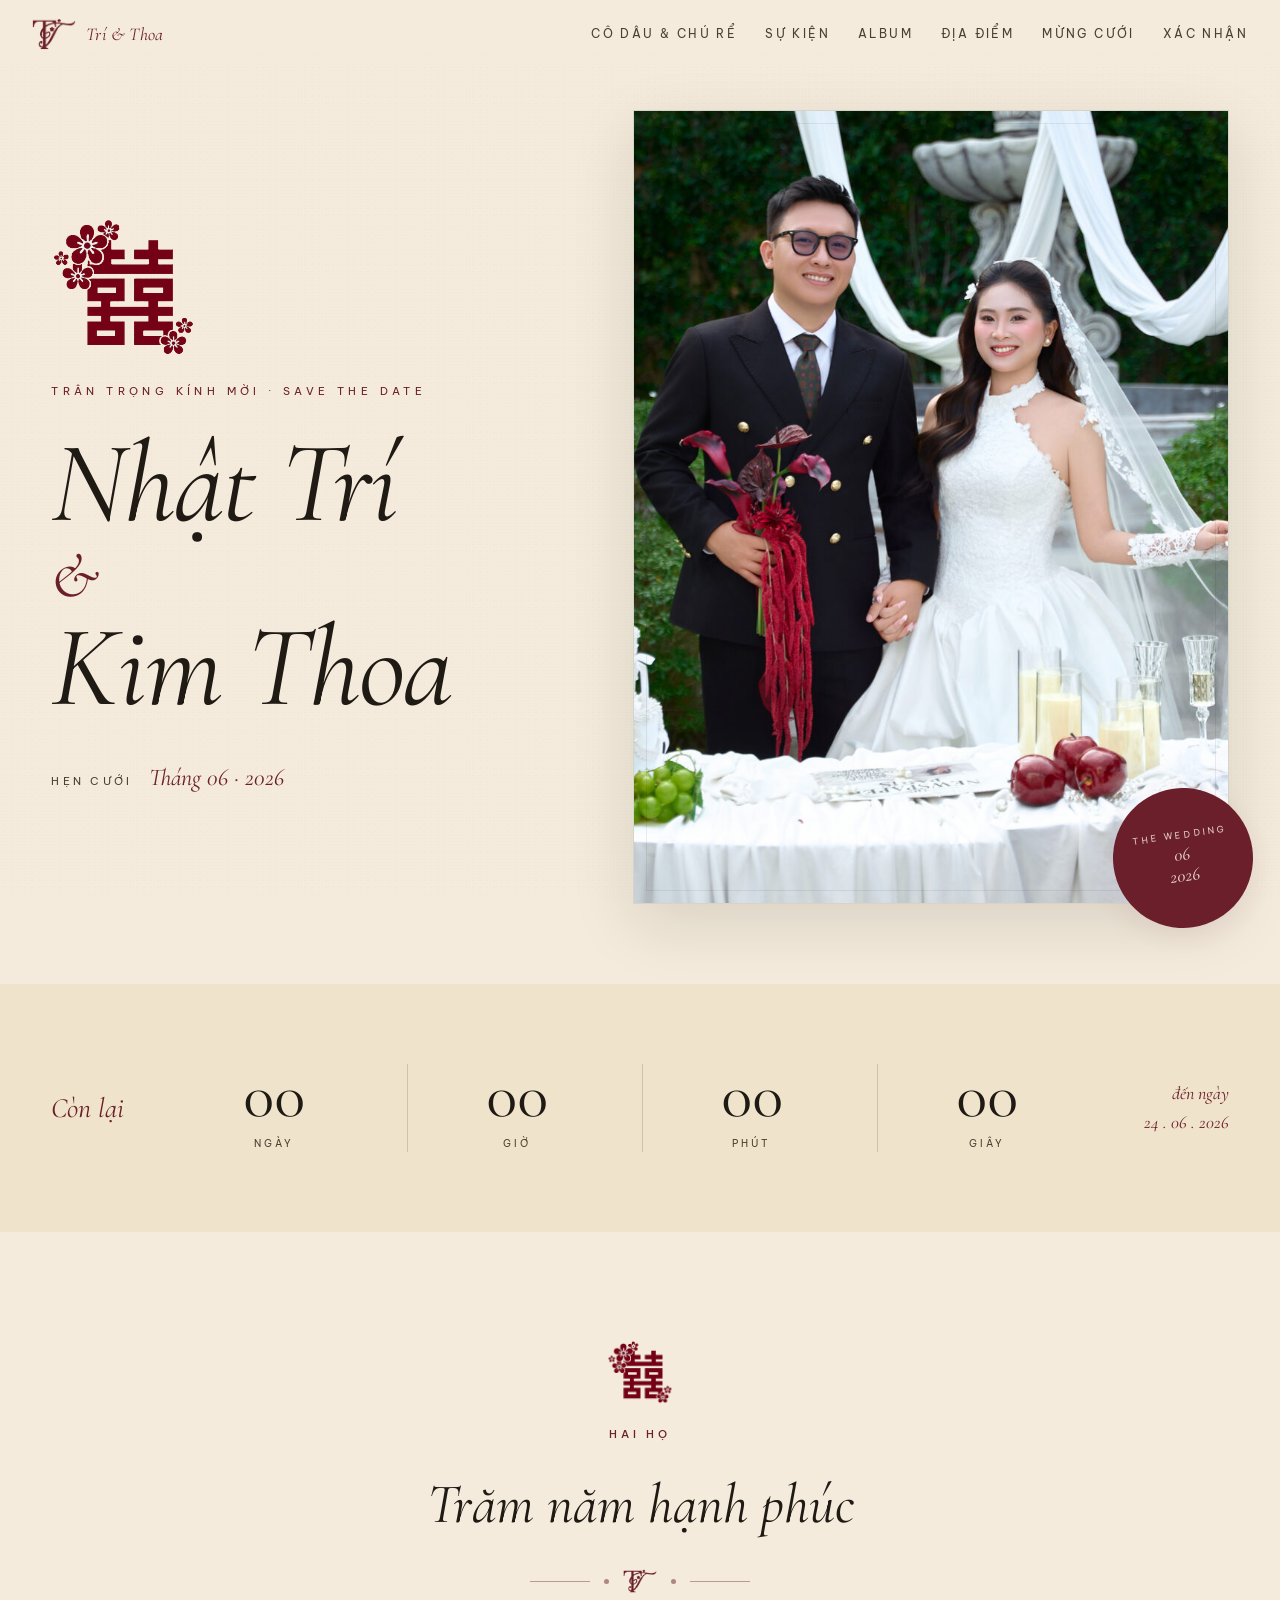
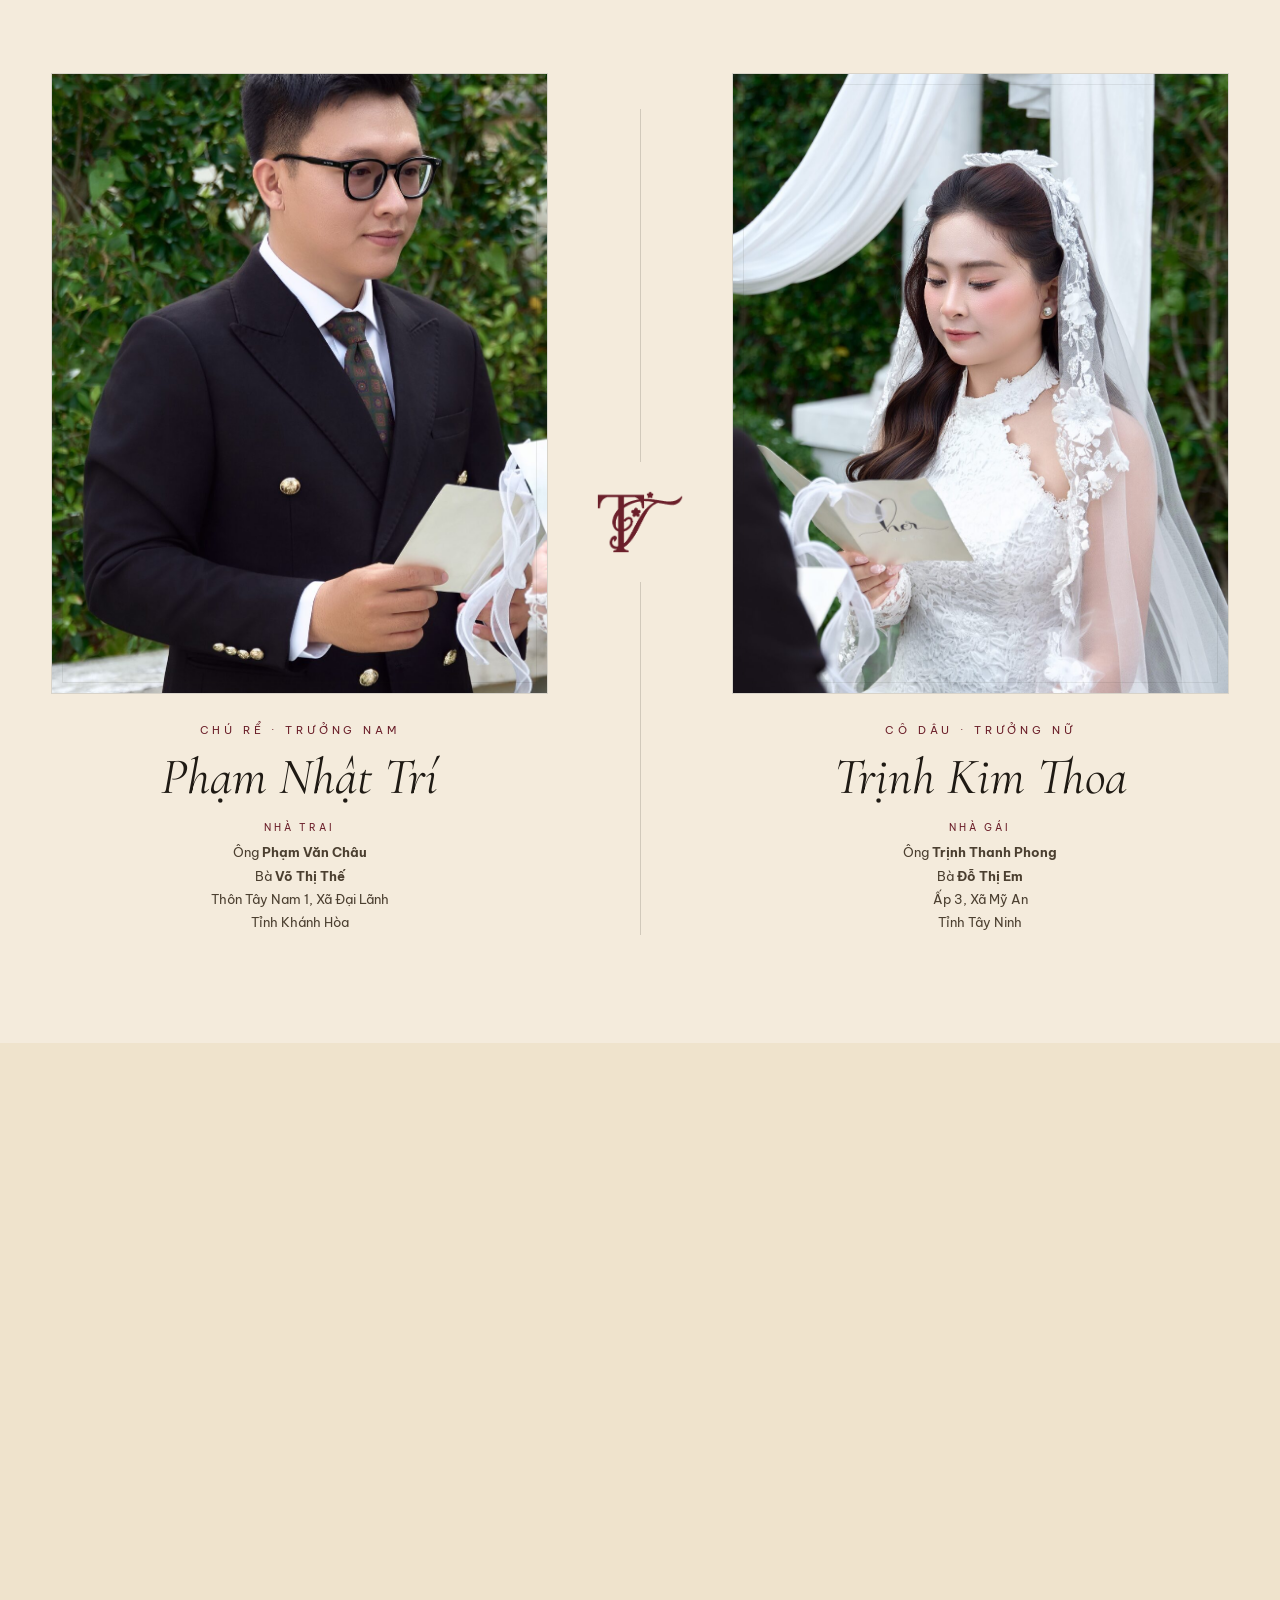
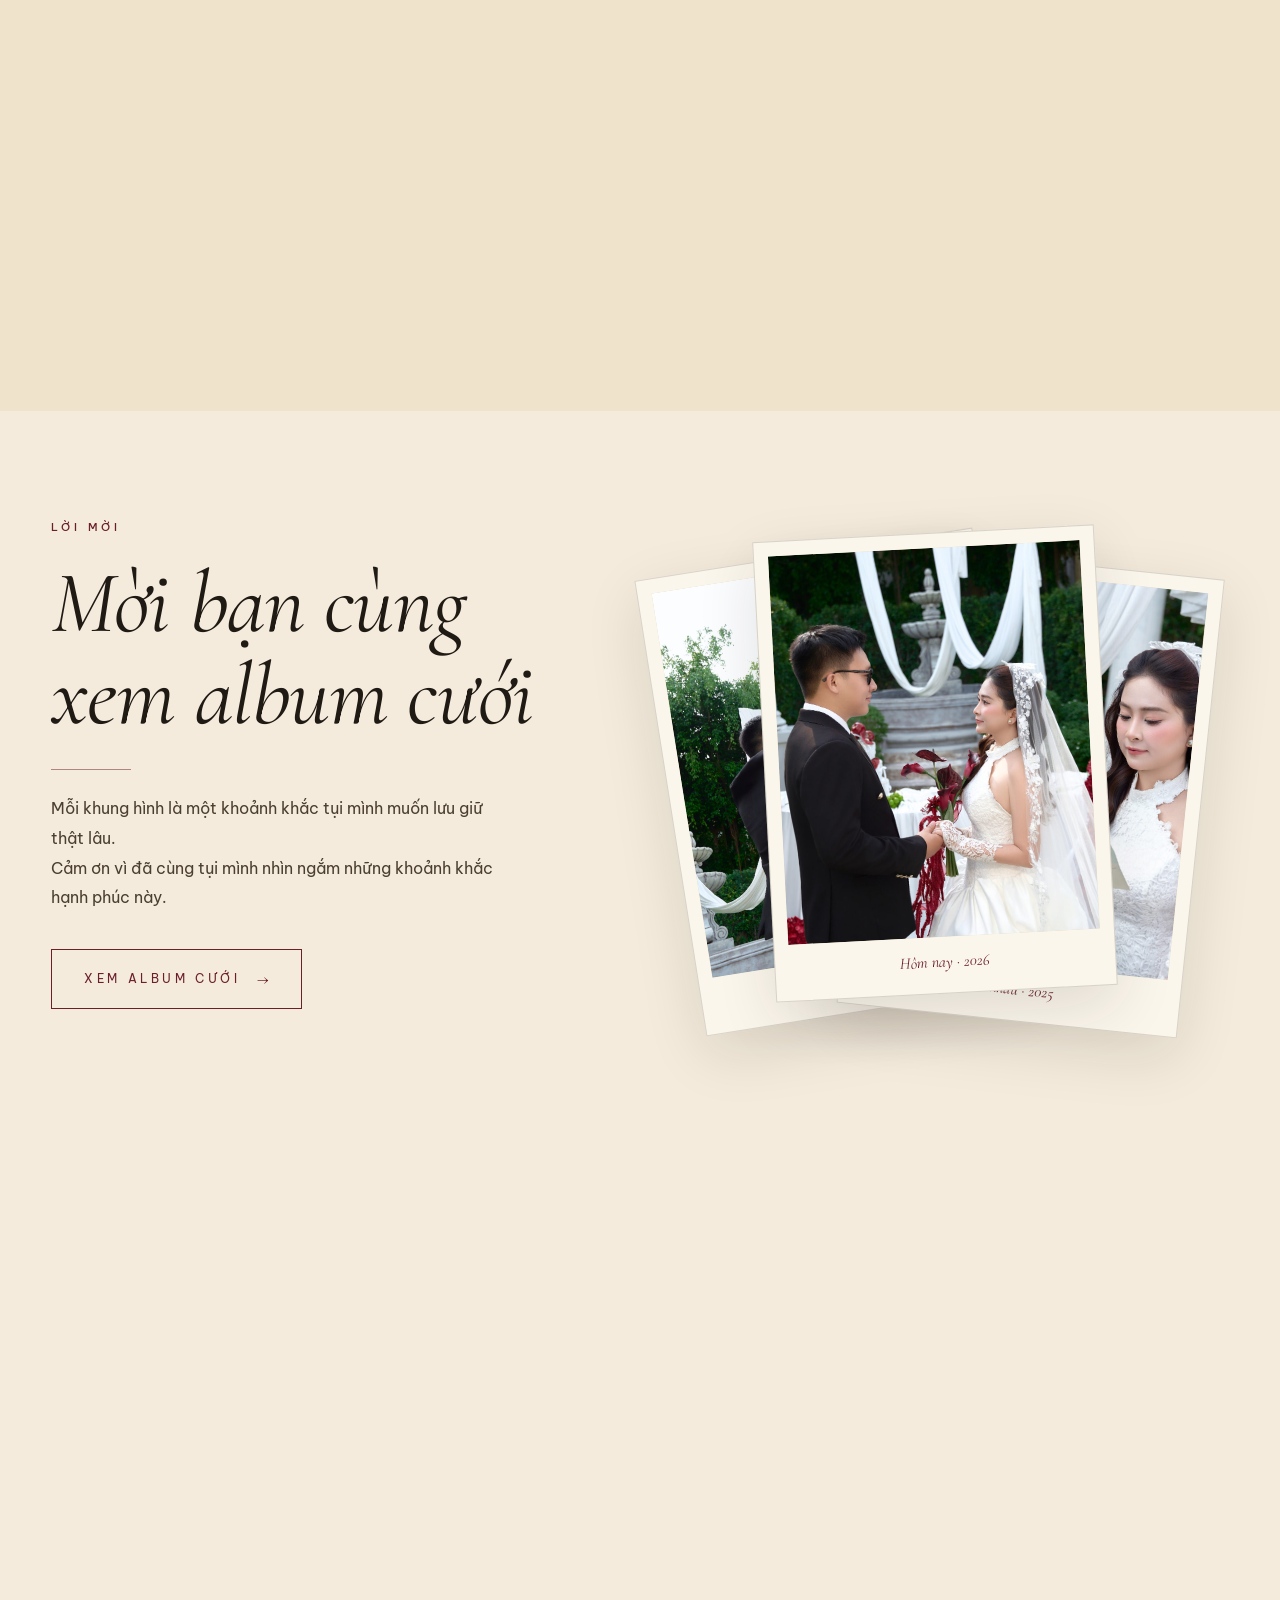
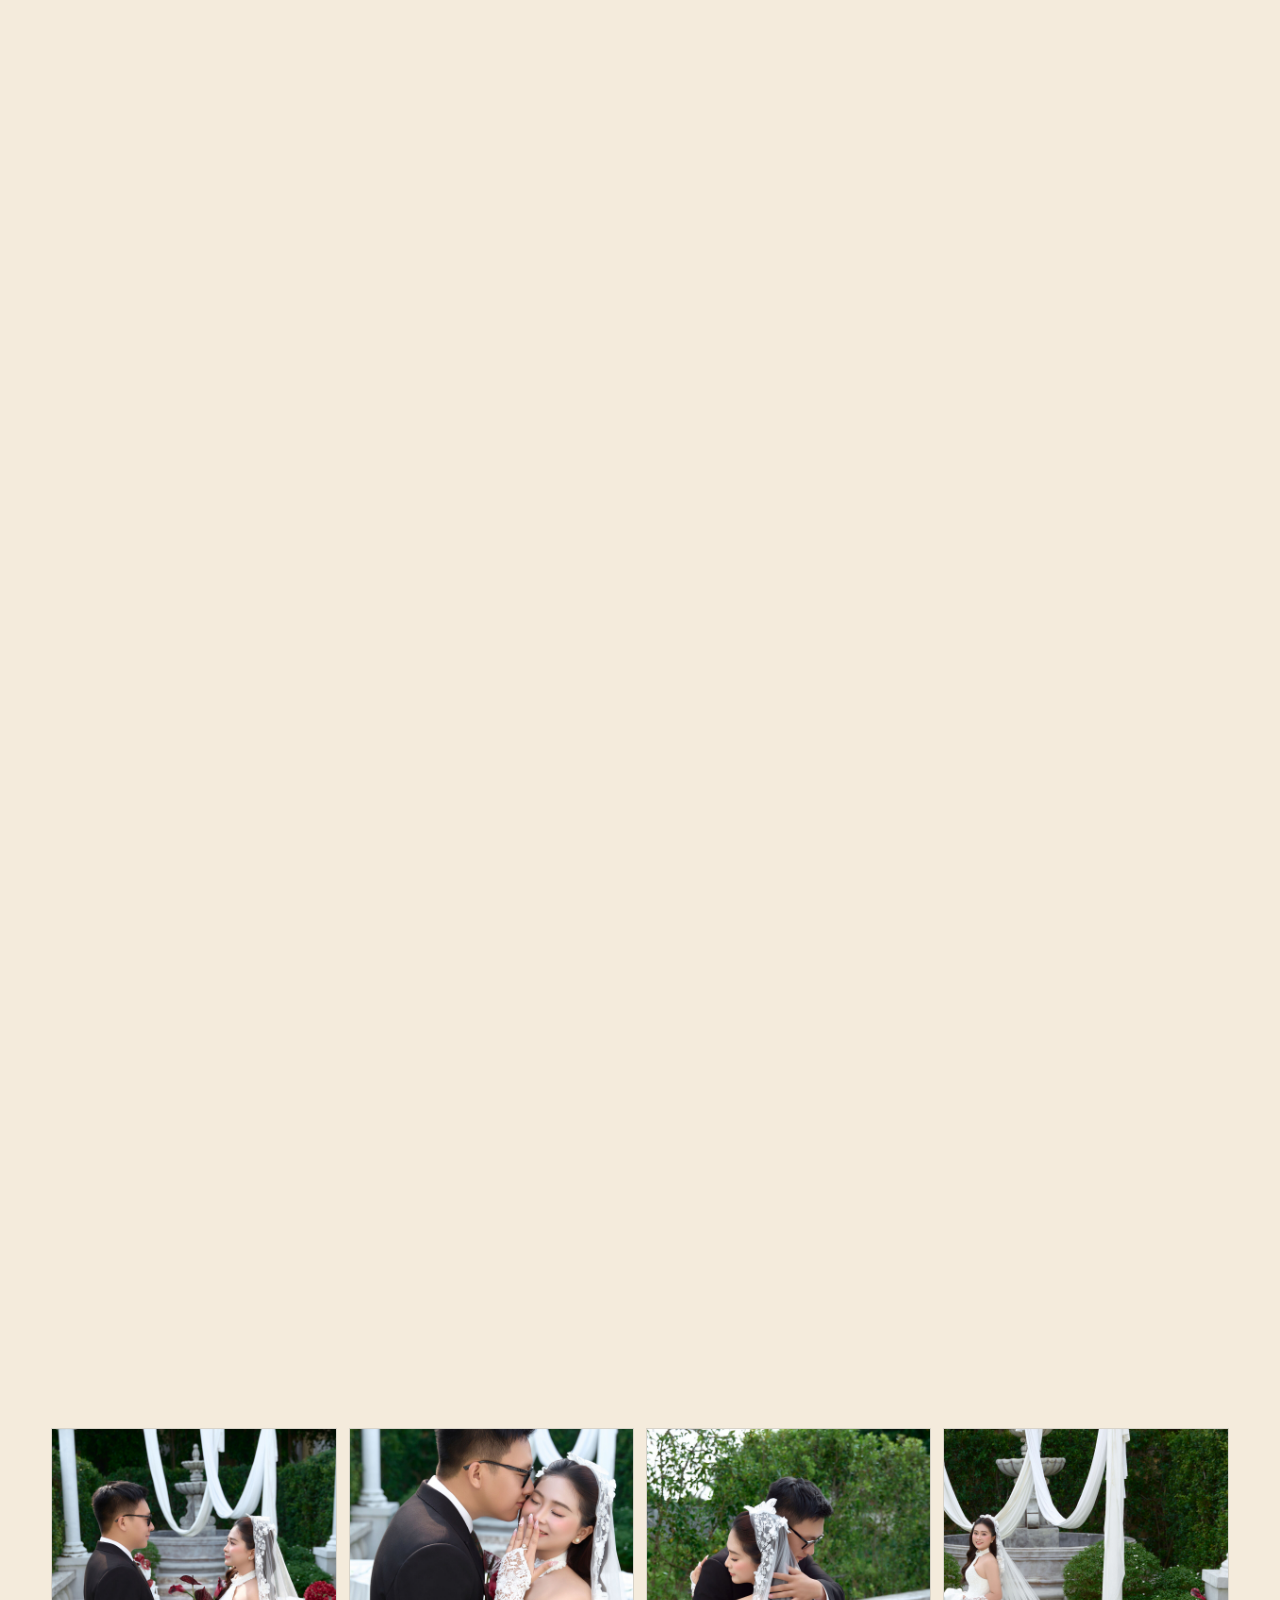
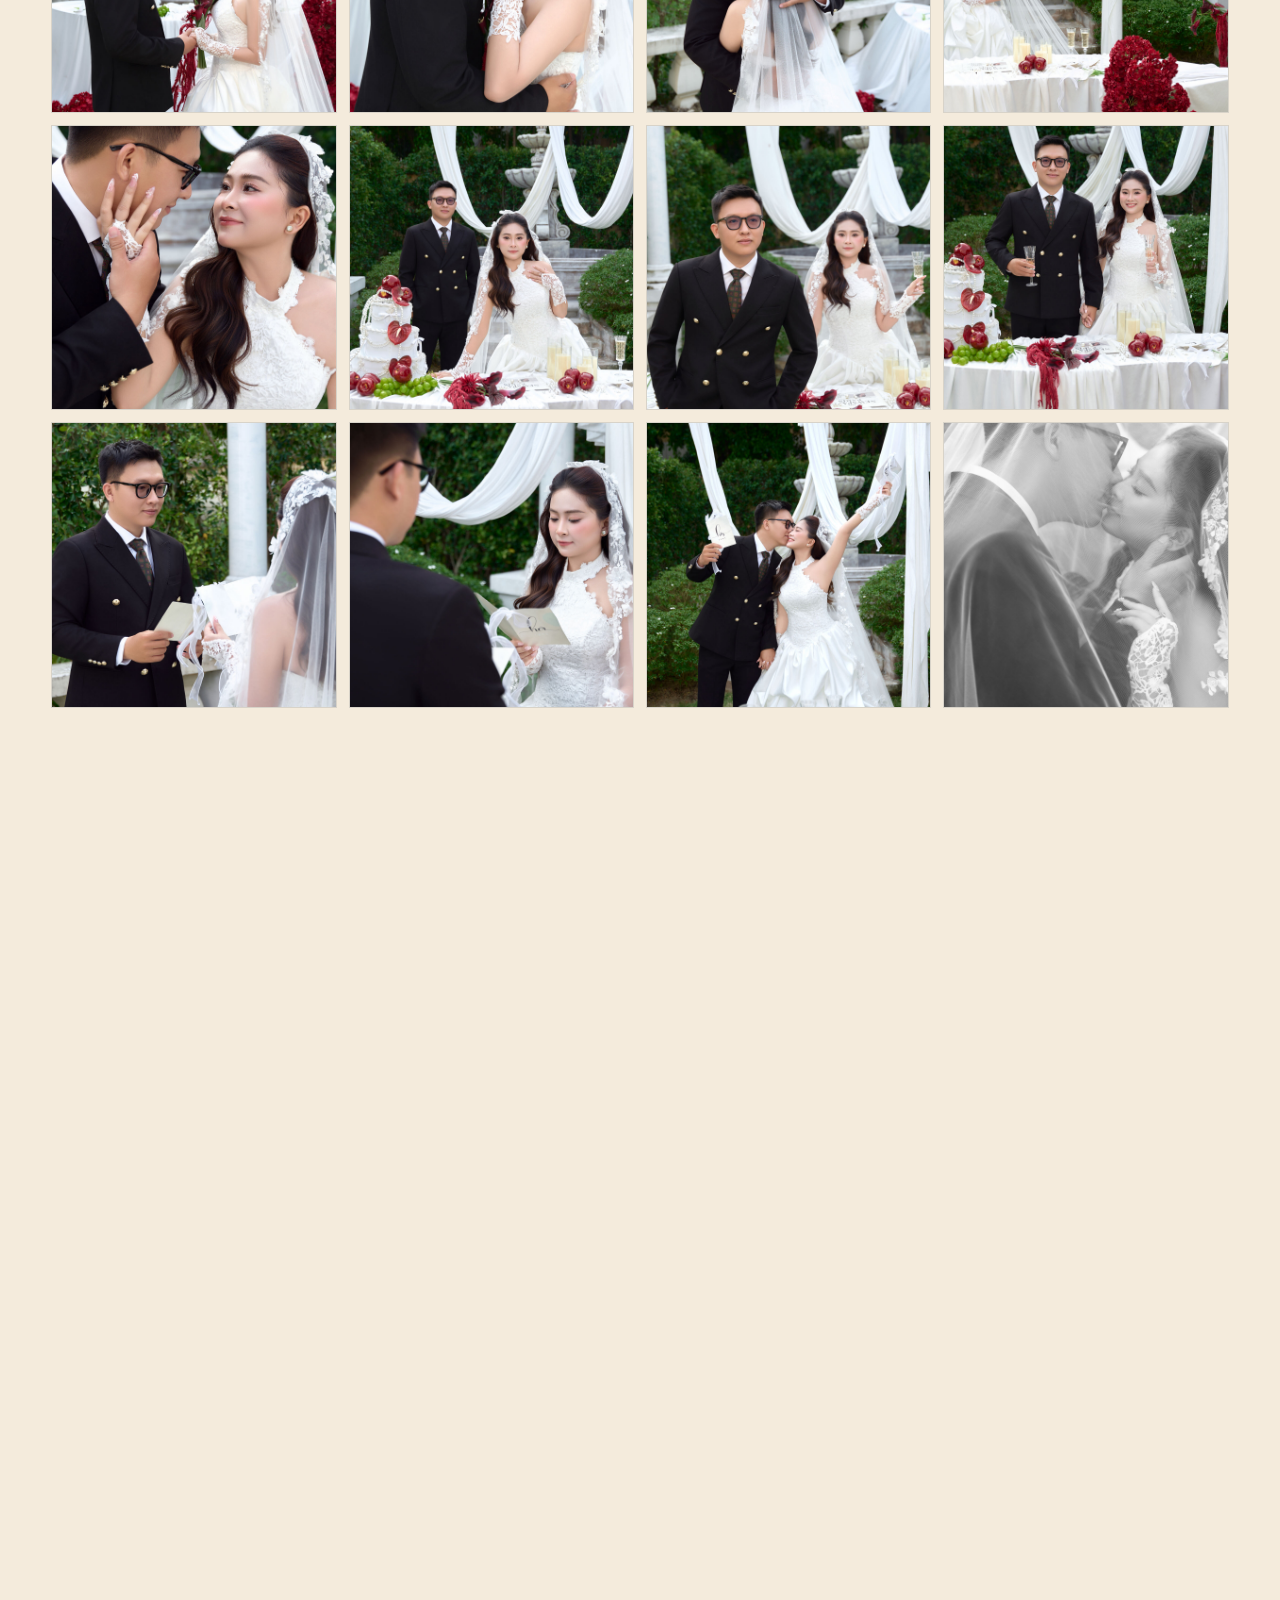
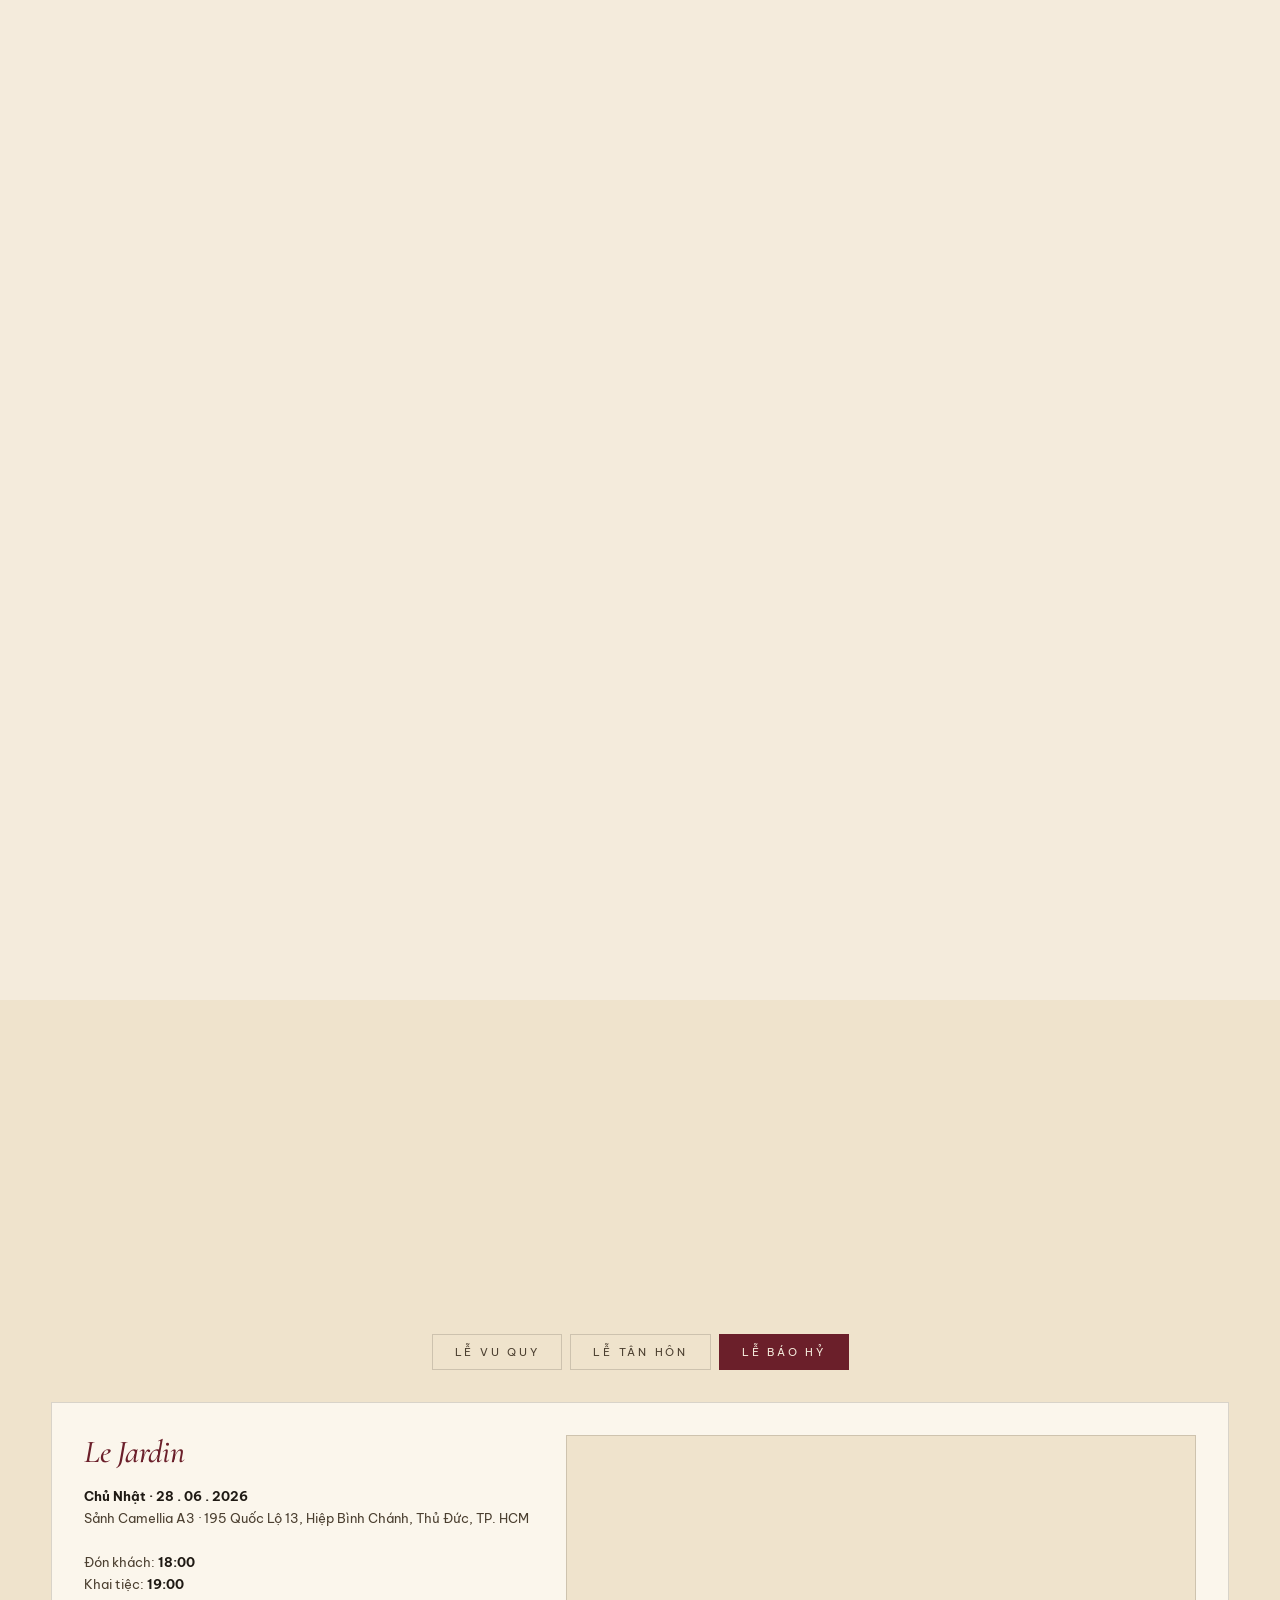
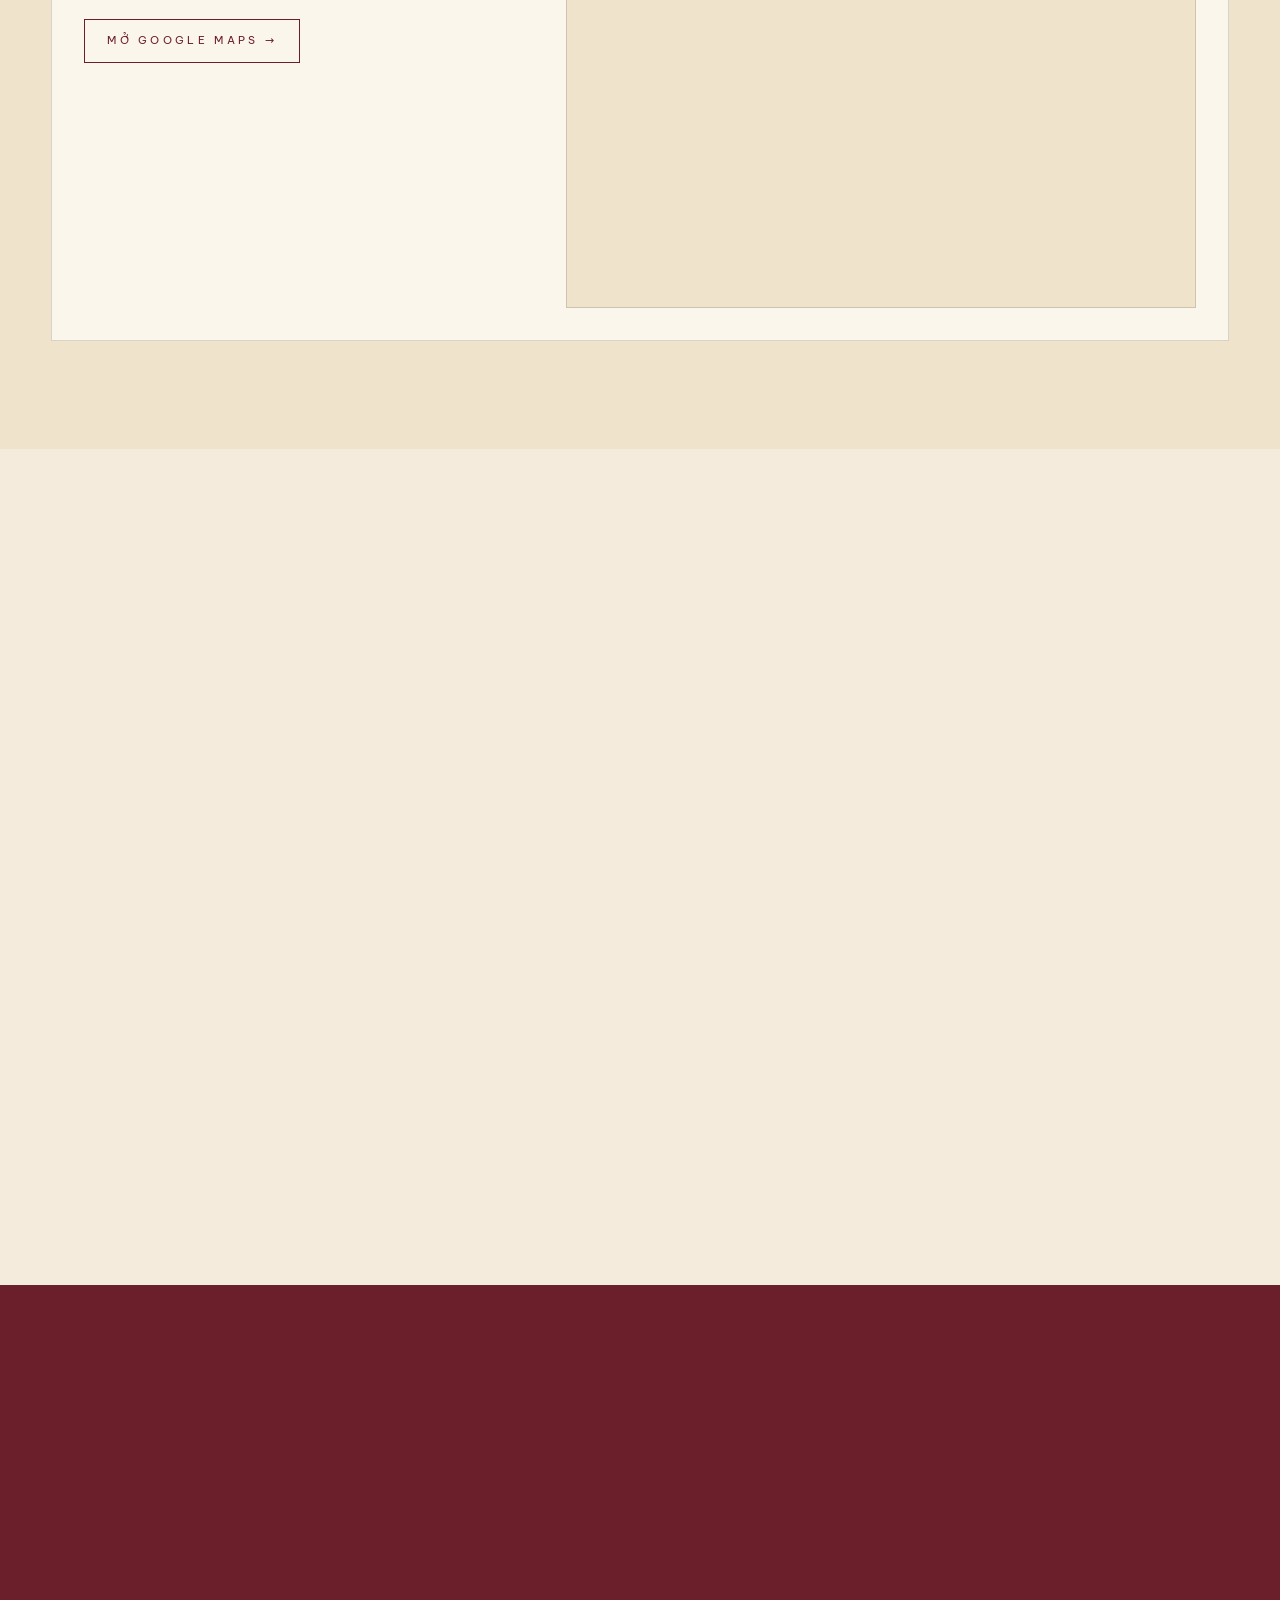
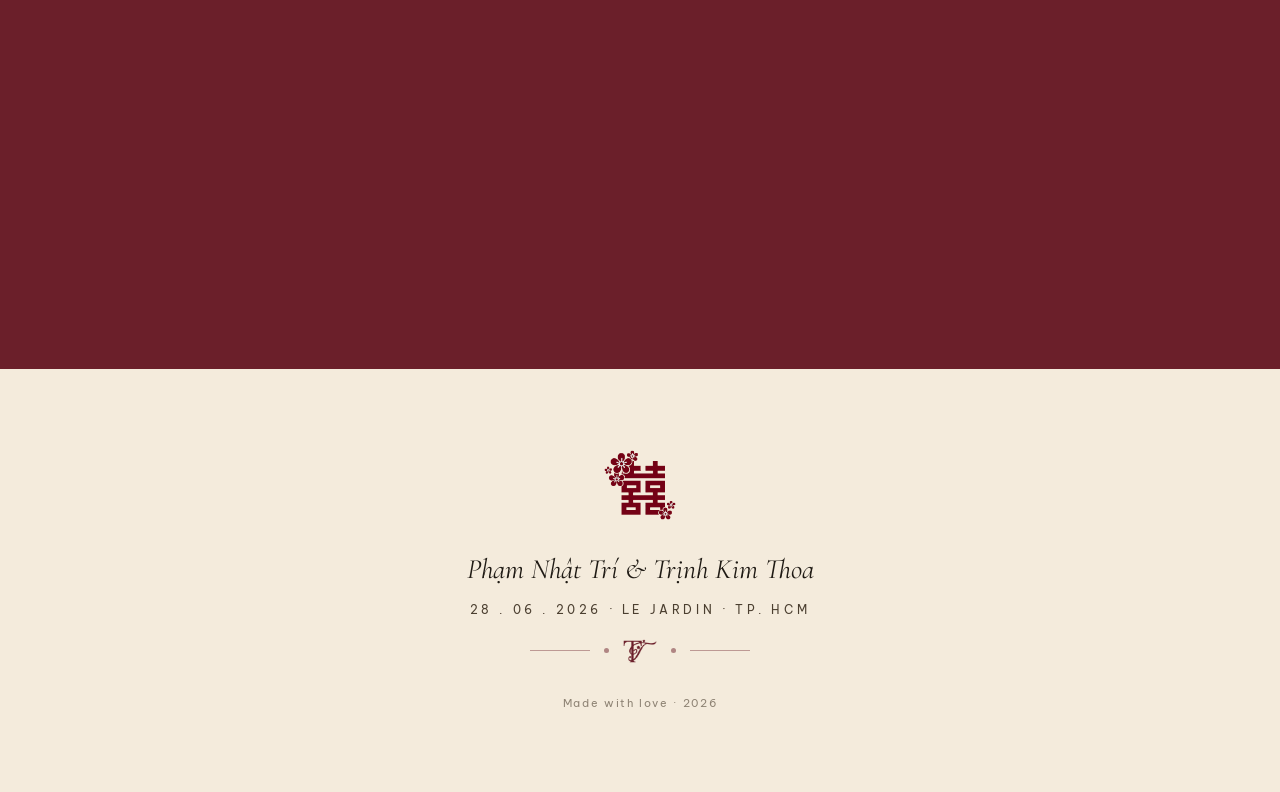
<file: site/index.html>
<!doctype html>
<html lang="vi">
  <head>
    <meta charset="utf-8" />
    <meta name="viewport" content="width=device-width,initial-scale=1" />
    <title>Phạm Nhật Trí & Trịnh Kim Thoa · 06.2026</title>
    <meta
      name="description"
      content="Thiệp cưới online của Phạm Nhật Trí và Trịnh Kim Thoa — Vu Quy, Tân Hôn & Báo Hỷ · 06.2026"
    />

    <link rel="preconnect" href="https://fonts.googleapis.com" />
    <link rel="preconnect" href="https://fonts.gstatic.com" crossorigin />
    <link
      href="https://fonts.googleapis.com/css2?family=Cormorant+Garamond:ital,wght@0,400;0,500;0,600;1,400;1,500&family=Be+Vietnam+Pro:wght@300;400;500;600&family=Ma+Shan+Zheng&family=JetBrains+Mono:wght@400;500&display=swap"
      rel="stylesheet"
    />

    <link rel="stylesheet" href="styles.css" />
  </head>
  <body>
    <!-- NAV -->
    <nav class="nav" id="nav">
      <a href="#top" class="nav__logo">
        <img
          src="assets/logo-tt.png"
          alt=""
          style="height: 32px; width: auto; display: block"
        />
        <span class="nav__brand">Trí &amp; Thoa</span>
      </a>
      <div class="nav__links" id="nav-links">
        <a href="#couple">Cô dâu &amp; Chú rể</a>
        <a href="#events">Sự kiện</a>
        <a href="#album-invite">Album</a>
        <a href="#map">Địa điểm</a>
        <a href="#gift">Mừng cưới</a>
        <a href="#rsvp">Xác nhận</a>
      </div>
      <button
        class="nav__burger"
        id="nav-burger"
        aria-label="Mở menu"
        aria-expanded="false"
        aria-controls="nav-links"
        type="button"
      >
        <span></span><span></span><span></span>
      </button>
    </nav>

    <!-- HERO -->
    <section class="hero section" id="top">
      <div class="container">
        <div class="hero__inner">
          <div class="hero__copy">
            <div class="reveal hero__hy">
              <img
                class="hy-img"
                src="assets/hy-stylized.png"
                alt="囍 Song hỷ"
                style="height: 140px; width: auto; display: inline-block"
              />
            </div>
            <div class="reveal reveal-delay-1 hero__sub">
              Trân trọng kính mời · Save the date
            </div>
            <div class="reveal reveal-delay-2">
              <div class="hero__names">
                <span class="name">Nhật Trí</span>
                <span class="amp">&amp;</span>
                <span class="name">Kim Thoa</span>
              </div>
            </div>
            <div class="reveal reveal-delay-3">
              <div class="hero__date">
                <span class="hero__date-label">Hẹn cưới</span>
                <span class="hero__date-value">Tháng 06 · 2026</span>
              </div>
            </div>
          </div>
          <div class="reveal reveal-delay-2 hero__visual">
            <div class="hero__photo-frame">
              <div class="img-slot" data-placeholder="Ảnh cưới chính">
                <img
                  src="images/hero.jpg"
                  alt="Phạm Nhật Trí và Trịnh Kim Thoa"
                />
              </div>
            </div>
            <div class="hero__stamp">
              <div>
                <small>The Wedding</small>
                06<br />2026
              </div>
            </div>
          </div>
        </div>
      </div>
    </section>

    <!-- COUNTDOWN -->
    <section class="countdown">
      <div class="container">
        <div class="countdown__inner">
          <div class="countdown__label">Còn lại</div>
          <div class="countdown__grid" id="countdown">
            <div class="countdown__cell">
              <div class="countdown__num" data-unit="days">00</div>
              <div class="countdown__unit">Ngày</div>
            </div>
            <div class="countdown__cell">
              <div class="countdown__num" data-unit="hours">00</div>
              <div class="countdown__unit">Giờ</div>
            </div>
            <div class="countdown__cell">
              <div class="countdown__num" data-unit="mins">00</div>
              <div class="countdown__unit">Phút</div>
            </div>
            <div class="countdown__cell">
              <div class="countdown__num" data-unit="secs">00</div>
              <div class="countdown__unit">Giây</div>
            </div>
          </div>
          <div class="countdown__date">đến ngày<br />24 . 06 . 2026</div>
        </div>
      </div>
    </section>

    <!-- COUPLE -->
    <section class="couple section" id="couple">
      <div class="container">
        <div class="reveal couple__head">
          <div class="couple__hy">
            <img
              class="hy-img"
              src="assets/hy-stylized.png"
              alt="囍"
              style="height: 64px; width: auto; display: inline-block"
            />
          </div>
          <div class="eyebrow" style="margin-bottom: 16px">Hai Họ</div>
          <div class="couple__title">Trăm năm hạnh phúc</div>
          <div class="flourish">
            <span class="line"></span><span class="dot"></span>
            <img
              src="assets/logo-tt.png"
              alt=""
              style="height: 24px; width: auto; display: block"
            />
            <span class="dot"></span><span class="line"></span>
          </div>
        </div>
        <div class="couple__grid">
          <div class="reveal reveal-delay-1 person">
            <div class="person__photo">
              <div class="img-slot" data-placeholder="Ảnh chú rể">
                <img src="images/groom.jpg" alt="Chú rể Phạm Nhật Trí" />
              </div>
            </div>
            <div class="person__role">Chú Rể · Trưởng Nam</div>
            <div class="person__name">Phạm Nhật Trí</div>
            <div class="person__parents">
              <span class="label">Nhà Trai</span>
              Ông <strong>Phạm Văn Châu</strong><br />
              Bà <strong>Võ Thị Thế</strong><br />
              Thôn Tây Nam 1, Xã Đại Lãnh<br />
              Tỉnh Khánh Hòa
            </div>
          </div>

          <div class="couple__divider">
            <span class="line"></span>
            <img
              class="couple__divider-logo"
              src="assets/logo-tt.png"
              alt="T &amp; T"
            />
            <span class="line"></span>
          </div>

          <div class="reveal reveal-delay-2 person">
            <div class="person__photo">
              <div class="img-slot" data-placeholder="Ảnh cô dâu">
                <img src="images/bride.jpg" alt="Cô dâu Trịnh Kim Thoa" />
              </div>
            </div>
            <div class="person__role">Cô Dâu · Trưởng Nữ</div>
            <div class="person__name">Trịnh Kim Thoa</div>
            <div class="person__parents">
              <span class="label">Nhà Gái</span>
              Ông <strong>Trịnh Thanh Phong</strong><br />
              Bà <strong>Đỗ Thị Em</strong><br />
              Ấp 3, Xã Mỹ An<br />
              Tỉnh Tây Ninh
            </div>
          </div>
        </div>
      </div>
    </section>

    <!-- EVENTS -->
    <section class="events section" id="events">
      <div class="container">
        <div class="reveal events__head">
          <h2 class="display-lg display-italic">Sự kiện</h2>
          <div class="flourish">
            <span class="line"></span><span class="dot"></span>
            <img
              src="assets/logo-tt.png"
              alt=""
              style="height: 24px; width: auto; display: block"
            />
            <span class="dot"></span><span class="line"></span>
          </div>
        </div>
        <div class="events__list">
          <div class="reveal reveal-delay-1 event-card">
            <div class="event-card__num">— I —</div>
            <div class="event-card__name">Lễ Vu Quy</div>
            <div class="event-card__sub">Tiệc Nhà Gái</div>
            <div class="event-card__date">
              <span class="event-card__day">20</span>
              <span class="event-card__monthyear"
                >tháng 06 · 2026<br /><em>Thứ Bảy</em></span
              >
            </div>
            <div class="event-card__lunar">
              Nhằm ngày 06 tháng 05 năm Bính Ngọ
            </div>
            <div class="event-card__time">
              <div>Đón khách: <strong>09:00</strong></div>
              <div>Khai tiệc: <strong>10:00</strong></div>
            </div>
            <div class="event-card__place">
              <strong>Tư Gia</strong>
              Ấp 3, Xã Mỹ An, Tỉnh Tây Ninh
            </div>
            <div class="event-card__actions">
              <button
                class="event-card__action event-card__action--filled"
                data-cal-idx="0"
                type="button"
              >
                📅 Lưu lịch
              </button>
              <a
                class="event-card__action"
                data-dir-idx="0"
                target="_blank"
                rel="noopener"
                >🧭 Chỉ đường</a
              >
            </div>
          </div>

          <div class="reveal reveal-delay-2 event-card">
            <div class="event-card__num">— II —</div>
            <div class="event-card__name">Lễ Tân Hôn</div>
            <div class="event-card__sub">Tiệc Nhà Trai</div>
            <div class="event-card__date">
              <span class="event-card__day">24</span>
              <span class="event-card__monthyear"
                >tháng 06 · 2026<br /><em>Thứ Tư</em></span
              >
            </div>
            <div class="event-card__lunar">
              Nhằm ngày 10 tháng 05 năm Bính Ngọ
            </div>
            <div class="event-card__time">
              <div>Đón khách: <strong>10:00</strong></div>
              <div>Khai tiệc: <strong>11:00</strong></div>
            </div>
            <div class="event-card__place">
              <strong>KDL Đại Lãnh Beach</strong>
              Xã Đại Lãnh, Tỉnh Khánh Hòa
            </div>
            <div class="event-card__actions">
              <button
                class="event-card__action event-card__action--filled"
                data-cal-idx="1"
                type="button"
              >
                📅 Lưu lịch
              </button>
              <a
                class="event-card__action"
                data-dir-idx="1"
                target="_blank"
                rel="noopener"
                >🧭 Chỉ đường</a
              >
            </div>
          </div>

          <div class="reveal reveal-delay-3 event-card">
            <div class="event-card__num">— III —</div>
            <div class="event-card__name">Lễ Báo Hỷ</div>
            <div class="event-card__sub">Tiệc Chung</div>
            <div class="event-card__date">
              <span class="event-card__day">28</span>
              <span class="event-card__monthyear"
                >tháng 06 · 2026<br /><em>Chủ Nhật</em></span
              >
            </div>
            <div class="event-card__lunar">
              Nhằm ngày 14 tháng 05 năm Bính Ngọ
            </div>
            <div class="event-card__time">
              <div>Đón khách: <strong>18:00</strong></div>
              <div>Khai tiệc: <strong>19:00</strong></div>
            </div>
            <div class="event-card__place">
              <strong>Le Jardin</strong>
              Sảnh Camellia A3 · 195 Quốc Lộ 13, Hiệp Bình Chánh, Thủ Đức, TP.
              HCM
            </div>
            <div class="event-card__actions">
              <button
                class="event-card__action event-card__action--filled"
                data-cal-idx="2"
                type="button"
              >
                📅 Lưu lịch
              </button>
              <a
                class="event-card__action"
                data-dir-idx="2"
                target="_blank"
                rel="noopener"
                >🧭 Chỉ đường</a
              >
            </div>
          </div>
        </div>
      </div>
    </section>

    <!-- ALBUM INVITE -->
    <section class="album-invite section" id="album-invite">
      <div class="container">
        <div class="album-invite__inner">
          <div class="reveal album-invite__copy">
            <div class="eyebrow">Lời mời</div>
            <h2 class="display-lg display-italic album-invite__title">
              Mời bạn cùng<br />xem album cưới
            </h2>
            <div class="album-invite__rule"></div>
            <p class="album-invite__text">
              Mỗi khung hình là một khoảnh khắc tụi mình muốn lưu giữ thật
              lâu.<br />
              Cảm ơn vì đã cùng tụi mình nhìn ngắm những khoảnh khắc hạnh phúc
              này.
            </p>
            <button class="album-invite__cta" id="album-cta" type="button">
              <span>Xem album cưới</span>
              <span class="arrow" aria-hidden="true">→</span>
            </button>
          </div>
          <div class="reveal reveal-delay-1 album-invite__visual">
            <div class="album-invite__stack">
              <div class="polaroid polaroid--3">
                <div class="polaroid__photo">
                  <div class="img-slot" data-placeholder="Ảnh cover 03">
                    <img src="images/polaroid-3.jpg" alt="" />
                  </div>
                </div>
                <div class="polaroid__caption">Ngày ấy · 2024</div>
              </div>
              <div class="polaroid polaroid--2">
                <div class="polaroid__photo">
                  <div class="img-slot" data-placeholder="Ảnh cover 02">
                    <img src="images/polaroid-2.jpg" alt="" />
                  </div>
                </div>
                <div class="polaroid__caption">Bên nhau · 2025</div>
              </div>
              <div class="polaroid polaroid--1">
                <div class="polaroid__photo">
                  <div class="img-slot" data-placeholder="Ảnh cover 01">
                    <img src="images/polaroid-1.jpg" alt="" />
                  </div>
                </div>
                <div class="polaroid__caption">Hôm nay · 2026</div>
              </div>
            </div>
          </div>
        </div>
      </div>
    </section>

    <!-- JOURNEY VIDEO -->
    <section class="journey section" id="journey">
      <div class="container">
        <div class="reveal journey__head">
          <div class="eyebrow" style="margin-bottom: 16px">Nhật ký</div>
          <h2 class="display-lg display-italic">Hành trình bên nhau</h2>
          <div class="flourish">
            <span class="line"></span><span class="dot"></span>
            <img
              src="assets/logo-tt.png"
              alt=""
              style="height: 24px; width: auto; display: block"
            />
            <span class="dot"></span><span class="line"></span>
          </div>
        </div>
        <div class="reveal reveal-delay-1 journey__video">
          <iframe
            src="https://www.youtube.com/embed/N-6eEYC3geA?rel=0"
            title="Hành trình bên nhau · Phạm Nhật Trí & Trịnh Kim Thoa"
            allow="
              accelerometer;
              autoplay;
              clipboard-write;
              encrypted-media;
              gyroscope;
              picture-in-picture;
            "
            allowfullscreen
            loading="lazy"
          ></iframe>
        </div>
      </div>
    </section>

    <!-- GALLERY / ALBUM -->
    <section class="gallery section" id="gallery">
      <div class="container">
        <div class="reveal gallery__head">
          <div class="eyebrow" style="margin-bottom: 16px">Khoảnh khắc</div>
          <h2 class="display-lg display-italic">Album cưới</h2>
          <div class="flourish">
            <span class="line"></span><span class="dot"></span>
            <img
              src="assets/logo-tt.png"
              alt=""
              style="height: 24px; width: auto; display: block"
            />
            <span class="dot"></span><span class="line"></span>
          </div>
        </div>
        <div class="album__grid" id="album-grid"></div>
      </div>
    </section>

    <!-- MAP -->
    <section class="map section" id="map">
      <div class="container">
        <div class="reveal map__head">
          <div class="eyebrow" style="margin-bottom: 16px">Địa điểm</div>
          <h2 class="display-lg display-italic">Hẹn gặp bạn</h2>
          <div class="flourish">
            <span class="line"></span><span class="dot"></span>
            <img
              src="assets/logo-tt.png"
              alt=""
              style="height: 24px; width: auto; display: block"
            />
            <span class="dot"></span><span class="line"></span>
          </div>
        </div>
        <div class="map__tabs" id="map-tabs">
          <button class="map__tab" data-tab="0" type="button">Lễ Vu Quy</button>
          <button class="map__tab" data-tab="1" type="button">
            Lễ Tân Hôn
          </button>
          <button class="map__tab active" data-tab="2" type="button">
            Lễ Báo Hỷ
          </button>
        </div>
        <div class="map__panel">
          <div class="map__info">
            <h3 id="map-place">Le Jardin</h3>
            <div class="meta">
              <strong id="map-when">Chủ Nhật · 28 . 06 . 2026</strong><br />
              <span id="map-address"
                >Sảnh Camellia A3 · 195 Quốc Lộ 13, Hiệp Bình Chánh, Thủ Đức,
                TP. HCM</span
              ><br /><br />
              <div id="map-times">
                <div>Đón khách: <strong>18:00</strong></div>
                <div>Khai tiệc: <strong>19:00</strong></div>
              </div>
            </div>
            <a
              class="map__cta"
              id="map-cta"
              href="#"
              target="_blank"
              rel="noreferrer"
            >
              Mở Google Maps →
            </a>
          </div>
          <div class="map__frame">
            <iframe
              id="map-iframe"
              title="Bản đồ"
              src=""
              loading="lazy"
              referrerpolicy="no-referrer-when-downgrade"
            ></iframe>
          </div>
        </div>
        <!-- Mobile accordion (filled by JS) -->
        <div class="map__accordion" id="map-accordion"></div>
      </div>
    </section>

    <!-- GIFT -->
    <section class="gift section" id="gift">
      <div class="container-narrow">
        <div class="reveal gift__head">
          <div class="eyebrow" style="margin-bottom: 16px">Mừng cưới</div>
          <h2 class="display-lg display-italic">Hộp mừng cưới</h2>
          <div class="flourish">
            <span class="line"></span><span class="dot"></span>
            <img
              src="assets/logo-tt.png"
              alt=""
              style="height: 24px; width: auto; display: block"
            />
            <span class="dot"></span><span class="line"></span>
          </div>
          <p class="gift__poem">
            "Nếu Quý khách không thể đến chung vui,<br />
            đôi uyên ương xin trân trọng đón nhận lời chúc phúc."
          </p>
        </div>
        <div class="gift__grid" style="margin-top: 56px">
          <div class="reveal reveal-delay-1 bank-card">
            <div class="bank-card__role">Chú Rể</div>
            <div class="bank-card__name">Phạm Nhật Trí</div>
            <div class="bank-card__rows">
              <div class="bank-row">
                <span class="k">Ngân hàng</span
                ><span class="vw"><span class="v">PG Bank</span></span>
              </div>
              <div class="bank-row">
                <span class="k">Số tài khoản</span
                ><span class="vw"
                  ><span class="v">19036398356018</span
                  ><button type="button" data-copy="19036398356018">
                    Copy
                  </button></span
                >
              </div>
              <div class="bank-row">
                <span class="k">Chủ TK</span
                ><span class="vw"><span class="v">PHAM NHAT TRI</span></span>
              </div>
            </div>
          </div>
          <div class="reveal reveal-delay-2 bank-card">
            <div class="bank-card__role">Cô Dâu</div>
            <div class="bank-card__name">Trịnh Kim Thoa</div>
            <div class="bank-card__rows">
              <div class="bank-row">
                <span class="k">Ngân hàng</span
                ><span class="vw"><span class="v">OCB</span></span>
              </div>
              <div class="bank-row">
                <span class="k">Số tài khoản</span
                ><span class="vw"
                  ><span class="v">0961460597</span
                  ><button type="button" data-copy="0961460597">
                    Copy
                  </button></span
                >
              </div>
              <div class="bank-row">
                <span class="k">Chủ TK</span
                ><span class="vw"><span class="v">TRINH KIM THOA</span></span>
              </div>
            </div>
          </div>
        </div>
      </div>
    </section>

    <!-- RSVP -->
    <section class="rsvp section" id="rsvp">
      <div class="container">
        <div class="rsvp__inner">
          <div class="reveal rsvp__copy">
            <div class="rsvp__hy">
              <img
                class="hy-img"
                src="assets/hy-stylized.png"
                alt="囍"
                style="height: 84px; width: auto; display: inline-block"
              />
            </div>
            <span class="eyebrow">R.S.V.P</span>
            <h2 class="display-lg display-italic">Xác nhận tham dự</h2>
            <p>
              Sự hiện diện của bạn là niềm vinh hạnh lớn nhất của chúng tôi. Hãy
              giúp gia đình chuẩn bị thật chu đáo cho ngày vui bằng cách gửi xác
              nhận ở ngay phía kế bên nhé.
            </p>
          </div>
          <div class="reveal reveal-delay-1 rsvp__form" id="rsvp-wrap">
            <form id="rsvp-form" class="rsvp__form-grid">
              <div class="rsvp__field full">
                <label for="r-name">Họ và tên</label>
                <input
                  id="r-name"
                  name="name"
                  required
                  placeholder="Nguyễn Văn A"
                />
              </div>
              <div class="rsvp__field">
                <label for="r-guests">Số người tham dự</label>
                <select id="r-guests" name="guests">
                  <option value="1">1 người</option>
                  <option value="2">2 người</option>
                  <option value="3">3 người</option>
                  <option value="4">4 người</option>
                  <option value="5+">5 người trở lên</option>
                </select>
              </div>
              <div class="rsvp__field">
                <label for="r-event">Tham dự buổi nào?</label>
                <select id="r-event" name="event">
                  <option value="vu-quy">Lễ Vu Quy · Tây Ninh (20.06)</option>
                  <option value="tan-hon">Lễ Tân Hôn · Đại Lãnh (24.06)</option>
                  <option value="le-jardin" selected>
                    Lễ Báo Hỷ · Le Jardin (28.06)
                  </option>
                </select>
              </div>
              <div class="rsvp__field">
                <label for="r-att">Bạn sẽ</label>
                <select id="r-att" name="attendance">
                  <option value="yes">Vui mừng tham dự</option>
                  <option value="no">Tiếc — không thể đến</option>
                </select>
              </div>
              <div class="rsvp__field full">
                <label for="r-wishes">Lời chúc cho cô dâu chú rể</label>
                <textarea
                  id="r-wishes"
                  name="wishes"
                  placeholder="Chúc trăm năm hạnh phúc..."
                ></textarea>
              </div>
              <button type="submit" class="rsvp__submit">Gửi xác nhận</button>
            </form>
          </div>
        </div>
      </div>
    </section>

    <!-- FOOTER -->
    <footer class="footer">
      <div class="container">
        <div class="footer__hy">
          <img
            class="hy-img"
            src="assets/hy-stylized.png"
            alt="囍"
            style="height: 72px; width: auto; display: inline-block"
          />
        </div>
        <div class="footer__names">Phạm Nhật Trí &amp; Trịnh Kim Thoa</div>
        <div class="footer__date">28 . 06 . 2026 · Le Jardin · TP. HCM</div>
        <div class="flourish">
          <span class="line"></span><span class="dot"></span>
          <img
            src="assets/logo-tt.png"
            alt=""
            style="height: 24px; width: auto; display: block"
          />
          <span class="dot"></span><span class="line"></span>
        </div>
        <div class="footer__credit">Made with love · 2026</div>
      </div>
    </footer>

    <!-- PETALS (filled by JS) -->
    <div class="petals" id="petals" aria-hidden="true"></div>

    <!-- LIGHTBOX -->
    <div class="lightbox" id="lightbox" aria-hidden="true">
      <button class="lightbox__close" id="lightbox-close" aria-label="Đóng">
        &times;
      </button>
      <button
        class="lightbox__nav lightbox__nav--prev"
        id="lightbox-prev"
        aria-label="Trước"
      >
        &#10094;
      </button>
      <img class="lightbox__img" id="lightbox-img" alt="" />
      <button
        class="lightbox__nav lightbox__nav--next"
        id="lightbox-next"
        aria-label="Sau"
      >
        &#10095;
      </button>
      <div class="lightbox__counter" id="lightbox-counter"></div>
    </div>

    <!-- MOBILE STICKY CTA -->
    <div class="mobile-cta" id="mobile-cta" aria-hidden="true">
      <a class="mobile-cta__btn mobile-cta__btn--primary" href="#rsvp">
        <span aria-hidden="true">💌</span> Xác nhận tham dự
      </a>
      <button
        class="mobile-cta__btn mobile-cta__btn--ghost"
        id="cal-open"
        type="button"
      >
        <span aria-hidden="true">📅</span> Lưu lịch
      </button>
    </div>

    <!-- CALENDAR MODAL -->
    <div class="cal-modal" id="cal-modal" aria-hidden="true" role="dialog">
      <div class="cal-modal__panel">
        <button
          class="cal-modal__close"
          id="cal-close"
          aria-label="Đóng"
          type="button"
        >
          &times;
        </button>
        <h3 class="cal-modal__title">Lưu ngày cưới vào lịch</h3>
        <p class="cal-modal__sub">Chọn lễ bạn muốn nhắc lịch</p>
        <div class="cal-modal__list" id="cal-list">
          <!-- filled by JS -->
        </div>
      </div>
    </div>

    <script src="main.js"></script>
  </body>
</html>
</file>
<file: site/styles.css>
/* ============================================================
   Đám cưới Trí + Thoa — Stylesheet (static build)
   Burgundy-on-cream invitation aesthetic
   ============================================================ */

:root {
  --bg: #f4ebdc;
  --bg-soft: #efe3cc;
  --bg-card: #fbf6ec;
  --ink: #1f1a14;
  --ink-soft: #4b3f30;
  --accent: #6b1f2a;
  --accent-soft: #8c3742;
  --gold: #a8946b;
  --rule: rgba(31, 26, 20, 0.16);
  --rule-soft: rgba(31, 26, 20, 0.08);

  --font-display: "Cormorant Garamond", "EB Garamond", Georgia, serif;
  --font-body: "Be Vietnam Pro", "Inter", system-ui, sans-serif;
  --font-han: "Ma Shan Zheng", "Noto Serif TC", serif;
  --font-mono: "JetBrains Mono", ui-monospace, monospace;

  --radius: 2px;
  --shadow-sm: 0 1px 2px rgba(31, 26, 20, 0.06);
  --shadow-md: 0 8px 30px rgba(107, 31, 42, 0.08);
  --shadow-lg: 0 20px 60px rgba(31, 26, 20, 0.12);
}

* {
  box-sizing: border-box;
  margin: 0;
  padding: 0;
}
html {
  scroll-behavior: smooth;
}
body {
  font-family: var(--font-body);
  background: var(--bg);
  color: var(--ink);
  line-height: 1.6;
  -webkit-font-smoothing: antialiased;
  text-rendering: optimizeLegibility;
  overflow-x: hidden;
}
img {
  max-width: 100%;
  display: block;
}
a {
  color: inherit;
  text-decoration: none;
}

/* paper texture */
body::before {
  content: "";
  position: fixed;
  inset: 0;
  pointer-events: none;
  background-image:
    radial-gradient(rgba(107, 31, 42, 0.025) 1px, transparent 1px),
    radial-gradient(rgba(31, 26, 20, 0.018) 1px, transparent 1px);
  background-size:
    3px 3px,
    7px 7px;
  background-position:
    0 0,
    1px 2px;
  opacity: 0.6;
  z-index: 1;
  mix-blend-mode: multiply;
}

.container {
  width: min(1200px, 92vw);
  margin-inline: auto;
  position: relative;
  z-index: 2;
}
.container-narrow {
  width: min(720px, 92vw);
  margin-inline: auto;
  position: relative;
  z-index: 2;
}
.section {
  padding-block: clamp(80px, 12vh, 160px);
  position: relative;
}

.eyebrow {
  font-family: var(--font-body);
  font-size: 11px;
  letter-spacing: 0.35em;
  text-transform: uppercase;
  color: var(--accent);
  font-weight: 500;
}

h1,
h2,
h3,
.display {
  font-family: var(--font-display);
  font-weight: 500;
  color: var(--ink);
  line-height: 1.05;
  letter-spacing: -0.01em;
}
.display-xl {
  font-size: clamp(56px, 11vw, 144px);
}
.display-lg {
  font-size: clamp(40px, 7vw, 88px);
}
.display-md {
  font-size: clamp(28px, 4vw, 48px);
}
.display-italic {
  font-style: italic;
  font-weight: 400;
}

/* reveal-on-scroll */
.reveal {
  opacity: 0;
  transform: translateY(24px);
  transition:
    opacity 0.9s cubic-bezier(0.22, 1, 0.36, 1),
    transform 0.9s cubic-bezier(0.22, 1, 0.36, 1);
}
.reveal.in {
  opacity: 1;
  transform: translateY(0);
}
.reveal-delay-1 {
  transition-delay: 0.12s;
}
.reveal-delay-2 {
  transition-delay: 0.24s;
}
.reveal-delay-3 {
  transition-delay: 0.36s;
}
.reveal-delay-4 {
  transition-delay: 0.48s;
}

/* ---------- image-slot placeholder (static stand-in) ---------- */
.img-slot {
  position: absolute;
  inset: 0;
  background: rgba(0, 0, 0, 0.04);
  display: flex;
  align-items: center;
  justify-content: center;
  text-align: center;
  padding: 12px;
  color: rgba(0, 0, 0, 0.55);
  font: 13px/1.3 var(--font-body);
  overflow: hidden;
}
.img-slot::before {
  content: attr(data-placeholder);
  max-width: 90%;
  font-weight: 500;
  letter-spacing: 0.01em;
}
.img-slot > img {
  position: absolute;
  inset: 0;
  width: 100%;
  height: 100%;
  object-fit: cover;
  z-index: 1;
}
.img-slot:has(img)::before {
  content: none;
}
/* parent uses position: relative implicitly via .frame containers below */

/* ============================================================
   NAV
   ============================================================ */
.nav {
  position: fixed;
  top: 0;
  left: 0;
  right: 0;
  padding: 18px 32px;
  display: flex;
  justify-content: space-between;
  align-items: center;
  z-index: 50;
  background: linear-gradient(180deg, var(--bg) 70%, transparent);
  transition: padding 0.3s ease;
}
.nav.scrolled {
  padding: 12px 32px;
  box-shadow: 0 1px 0 var(--rule-soft);
}
.nav__logo {
  display: flex;
  align-items: center;
  gap: 10px;
  color: var(--accent);
}
.nav__brand {
  font-family: var(--font-display);
  font-style: italic;
  font-size: 18px;
  letter-spacing: 0.02em;
}
.nav__links {
  display: flex;
  gap: 28px;
  font-size: 12px;
  letter-spacing: 0.2em;
  text-transform: uppercase;
}
.nav__links a {
  color: var(--ink-soft);
  position: relative;
  padding-block: 4px;
  transition: color 0.2s;
}
.nav__links a:hover {
  color: var(--accent);
}
.nav__links a::after {
  content: "";
  position: absolute;
  left: 0;
  right: 0;
  bottom: 0;
  height: 1px;
  background: var(--accent);
  transform: scaleX(0);
  transform-origin: left;
  transition: transform 0.3s ease;
}
.nav__links a:hover::after {
  transform: scaleX(1);
}
@media (max-width: 720px) {
  .nav__links {
    display: none;
  }
  .nav {
    padding: 14px 18px;
  }
}

/* ============================================================
   HERO
   ============================================================ */
.hero {
  min-height: 100vh;
  padding-top: 110px;
  padding-bottom: 80px;
  display: flex;
  align-items: center;
  position: relative;
  overflow: hidden;
}
.hero__inner {
  display: grid;
  grid-template-columns: 1fr 1.15fr;
  gap: 64px;
  align-items: center;
  width: 100%;
}
.hero__copy {
  position: relative;
  z-index: 3;
}
.hero__hy {
  color: var(--accent);
  line-height: 1;
  opacity: 0.9;
  margin-bottom: 24px;
}
.hero__sub {
  font-family: var(--font-body);
  font-size: 11px;
  letter-spacing: 0.4em;
  text-transform: uppercase;
  color: var(--accent);
  margin-bottom: 28px;
}
.hero__names {
  font-family: var(--font-display);
  font-size: clamp(56px, 9vw, 132px);
  line-height: 0.95;
  color: var(--ink);
  font-weight: 400;
  letter-spacing: -0.015em;
}
.hero__names .name {
  display: block;
  font-style: italic;
}
.hero__names .amp {
  display: block;
  font-style: italic;
  color: var(--accent);
  font-size: 0.55em;
  margin: 0.12em 0;
  font-weight: 400;
}
.hero__date {
  margin-top: 36px;
  display: flex;
  align-items: baseline;
  gap: 16px;
}
.hero__date-label {
  font-size: 11px;
  letter-spacing: 0.3em;
  text-transform: uppercase;
  color: var(--ink-soft);
}
.hero__date-value {
  font-family: var(--font-display);
  font-size: 24px;
  font-style: italic;
  color: var(--accent);
}
.hero__visual {
  position: relative;
  aspect-ratio: 3/4;
  z-index: 2;
}
.hero__photo-frame {
  position: absolute;
  inset: 0;
  border: 1px solid var(--rule);
  background: var(--bg-card);
  box-shadow: var(--shadow-lg);
  overflow: hidden;
}
.hero__photo-frame .img-slot > img {
  object-position: 55% center;
}
.hero__photo-frame::after {
  content: "";
  position: absolute;
  inset: 12px;
  border: 1px solid var(--rule-soft);
  pointer-events: none;
  z-index: 2;
}
.hero__stamp {
  position: absolute;
  right: -24px;
  bottom: -24px;
  width: 140px;
  height: 140px;
  border-radius: 50%;
  background: var(--accent);
  color: var(--bg);
  display: grid;
  place-items: center;
  text-align: center;
  font-family: var(--font-display);
  font-style: italic;
  font-size: 18px;
  line-height: 1.15;
  box-shadow: var(--shadow-md);
  transform: rotate(-8deg);
  z-index: 4;
}
.hero__stamp small {
  display: block;
  font-style: normal;
  font-family: var(--font-body);
  font-size: 9px;
  letter-spacing: 0.3em;
  text-transform: uppercase;
  opacity: 0.85;
  margin-bottom: 4px;
}
@media (max-width: 880px) {
  .hero__inner {
    grid-template-columns: 1fr;
    gap: 40px;
  }
  .hero__visual {
    width: 100%;
    aspect-ratio: 4/5;
    max-width: 420px;
    margin-inline: auto;
  }
  .hero__hy img {
    height: 64px !important;
  }
  .hero__hy {
    margin-bottom: 12px;
  }
}

/* ============================================================
   COUNTDOWN
   ============================================================ */
.countdown {
  background: var(--bg-soft);
  padding-block: 80px;
  position: relative;
}
.countdown__inner {
  display: grid;
  grid-template-columns: auto 1fr auto;
  gap: 48px;
  align-items: center;
}
.countdown__label {
  font-family: var(--font-display);
  font-style: italic;
  font-size: 28px;
  color: var(--accent);
}
.countdown__grid {
  display: grid;
  grid-template-columns: repeat(4, 1fr);
  gap: 16px;
}
.countdown__cell {
  text-align: center;
  border-left: 1px solid var(--rule);
  padding-inline: 16px;
}
.countdown__cell:first-child {
  border-left: 0;
  padding-left: 0;
}
.countdown__num {
  font-family: var(--font-display);
  font-size: clamp(36px, 5vw, 64px);
  line-height: 1;
  color: var(--ink);
  font-variant-numeric: tabular-nums;
}
.countdown__unit {
  font-size: 10px;
  letter-spacing: 0.3em;
  text-transform: uppercase;
  color: var(--ink-soft);
  margin-top: 8px;
}
.countdown__date {
  text-align: right;
  font-family: var(--font-display);
  font-style: italic;
  font-size: 18px;
  color: var(--accent);
}
@media (max-width: 880px) {
  .countdown__inner {
    grid-template-columns: 1fr;
    gap: 24px;
    text-align: center;
  }
  .countdown__date {
    text-align: center;
  }
}

/* ============================================================
   COUPLE
   ============================================================ */
.couple {
  position: relative;
}
.couple__head {
  text-align: center;
  margin-bottom: 80px;
}
.couple__hy {
  color: var(--accent);
  line-height: 1;
  margin-bottom: 20px;
}
.couple__title {
  font-family: var(--font-display);
  font-size: clamp(36px, 5vw, 56px);
  font-style: italic;
  font-weight: 400;
}
.couple__grid {
  display: grid;
  grid-template-columns: 1fr auto 1fr;
  gap: 48px;
  align-items: start;
}
.person {
  text-align: center;
}
.person__photo {
  aspect-ratio: 4/5;
  background: var(--bg-card);
  border: 1px solid var(--rule);
  margin-bottom: 28px;
  position: relative;
  overflow: hidden;
}
.person__photo::after {
  content: "";
  position: absolute;
  inset: 10px;
  border: 1px solid var(--rule-soft);
  pointer-events: none;
  z-index: 2;
}
.person__role {
  font-size: 11px;
  letter-spacing: 0.35em;
  text-transform: uppercase;
  color: var(--accent);
  margin-bottom: 12px;
}
.person__name {
  font-family: var(--font-display);
  font-size: clamp(36px, 4vw, 56px);
  font-style: italic;
  font-weight: 400;
  line-height: 1;
  margin-bottom: 16px;
}
.person__parents {
  font-size: 13px;
  color: var(--ink-soft);
  line-height: 1.8;
}
.person__parents .label {
  display: block;
  font-size: 10px;
  letter-spacing: 0.3em;
  text-transform: uppercase;
  color: var(--accent);
  margin-top: 12px;
  margin-bottom: 4px;
}
.couple__divider {
  display: flex;
  flex-direction: column;
  align-items: center;
  padding-top: 40%;
  height: 100%;
  gap: 16px;
}
.couple__divider .line {
  width: 1px;
  flex: 1;
  background: var(--rule);
  min-height: 80px;
}
.couple__divider-logo {
  width: 88px;
  height: 88px;
  object-fit: contain;
}
@media (max-width: 880px) {
  .couple__divider-logo {
    width: 64px;
    height: 64px;
  }
}
@media (max-width: 880px) {
  .couple__grid {
    grid-template-columns: 1fr;
  }
  .couple__divider {
    flex-direction: row;
    padding-top: 0;
  }
  .couple__divider .line {
    width: auto;
    height: 1px;
    min-width: 80px;
    min-height: 0;
    flex: 1;
  }
}

/* ============================================================
   EVENTS
   ============================================================ */
.events {
  background: var(--bg-soft);
  position: relative;
}
.events__head {
  text-align: center;
  margin-bottom: 72px;
}
.events__list {
  display: grid;
  grid-template-columns: repeat(3, 1fr);
  gap: 24px;
}
.event-card {
  background: var(--bg-card);
  border: 1px solid var(--rule);
  padding: 40px 32px;
  position: relative;
  transition:
    transform 0.4s cubic-bezier(0.22, 1, 0.36, 1),
    box-shadow 0.4s;
}
.event-card:hover {
  transform: translateY(-6px);
  box-shadow: var(--shadow-md);
}
.event-card__num {
  font-family: var(--font-display);
  font-style: italic;
  color: var(--gold);
  font-size: 14px;
  letter-spacing: 0.2em;
  margin-bottom: 16px;
}
.event-card__name {
  font-family: var(--font-display);
  font-size: 32px;
  font-style: italic;
  margin-bottom: 8px;
  color: var(--accent);
}
.event-card__sub {
  font-size: 11px;
  letter-spacing: 0.3em;
  text-transform: uppercase;
  color: var(--ink-soft);
  margin-bottom: 28px;
}
.event-card__date {
  display: flex;
  align-items: baseline;
  gap: 12px;
  padding-block: 16px;
  border-block: 1px solid var(--rule);
  margin-bottom: 20px;
}
.event-card__day {
  font-family: var(--font-display);
  font-size: 56px;
  line-height: 1;
  color: var(--ink);
}
.event-card__monthyear {
  font-family: var(--font-display);
  font-style: italic;
  font-size: 18px;
  color: var(--accent);
}
.event-card__lunar {
  font-size: 11px;
  color: var(--ink-soft);
  font-style: italic;
  margin-bottom: 16px;
}
.event-card__time {
  font-size: 13px;
  color: var(--ink-soft);
  margin-bottom: 16px;
}
.event-card__time strong {
  color: var(--ink);
  font-weight: 600;
}
.event-card__place {
  font-size: 13px;
  color: var(--ink);
  line-height: 1.55;
}
.event-card__place strong {
  display: block;
  margin-bottom: 4px;
  color: var(--accent);
}
@media (max-width: 880px) {
  .events__list {
    grid-template-columns: 1fr;
  }
}

/* ============================================================
   GALLERY
   ============================================================ */
.gallery {
  position: relative;
}
.gallery__head {
  text-align: center;
  margin-bottom: 64px;
}
/* ---------- Journey video ---------- */
.journey {
  position: relative;
}
.journey__head {
  text-align: center;
  margin-bottom: 48px;
}
.journey__video {
  position: relative;
  width: 100%;
  max-width: 960px;
  margin: 0 auto;
  aspect-ratio: 16 / 9;
  background: var(--bg-card);
  border: 1px solid var(--rule);
  overflow: hidden;
  box-shadow: 0 12px 32px rgba(0, 0, 0, 0.08);
}
.journey__video iframe {
  position: absolute;
  inset: 0;
  width: 100%;
  height: 100%;
  border: 0;
}

.album__grid {
  display: grid;
  grid-template-columns: repeat(4, 1fr);
  gap: 12px;
}
.album__item {
  position: relative;
  overflow: hidden;
  background: var(--bg-card);
  border: 1px solid var(--rule);
  padding: 0;
  margin: 0;
  cursor: zoom-in;
  aspect-ratio: 1 / 1;
  transition:
    transform 0.5s cubic-bezier(0.22, 1, 0.36, 1),
    box-shadow 0.3s ease;
}
.album__item img {
  width: 100%;
  height: 100%;
  object-fit: cover;
  display: block;
  transition: transform 0.6s cubic-bezier(0.22, 1, 0.36, 1);
}
.album__item:hover {
  box-shadow: 0 10px 24px rgba(0, 0, 0, 0.12);
}
.album__item:hover img {
  transform: scale(1.05);
}
@media (max-width: 880px) {
  .album__grid {
    grid-template-columns: repeat(2, 1fr);
    gap: 8px;
  }
}

/* ---------- Lightbox ---------- */
.lightbox {
  position: fixed;
  inset: 0;
  background: rgba(15, 12, 10, 0.92);
  display: none;
  align-items: center;
  justify-content: center;
  z-index: 1000;
  padding: 24px;
}
.lightbox.open {
  display: flex;
}
.lightbox__img {
  max-width: 92vw;
  max-height: 88vh;
  object-fit: contain;
  box-shadow: 0 20px 60px rgba(0, 0, 0, 0.5);
}
.lightbox__close,
.lightbox__nav {
  position: absolute;
  background: rgba(255, 255, 255, 0.08);
  color: #fff;
  border: 1px solid rgba(255, 255, 255, 0.25);
  font-size: 22px;
  width: 48px;
  height: 48px;
  border-radius: 50%;
  cursor: pointer;
  display: flex;
  align-items: center;
  justify-content: center;
  transition: background 0.2s ease;
}
.lightbox__close:hover,
.lightbox__nav:hover {
  background: rgba(255, 255, 255, 0.18);
}
.lightbox__close {
  top: 20px;
  right: 20px;
  font-size: 28px;
}
.lightbox__nav--prev {
  left: 20px;
  top: 50%;
  transform: translateY(-50%);
}
.lightbox__nav--next {
  right: 20px;
  top: 50%;
  transform: translateY(-50%);
}
.lightbox__counter {
  position: absolute;
  bottom: 24px;
  left: 50%;
  transform: translateX(-50%);
  color: rgba(255, 255, 255, 0.8);
  font-size: 14px;
  letter-spacing: 0.08em;
}
@media (max-width: 600px) {
  .lightbox__close,
  .lightbox__nav {
    width: 40px;
    height: 40px;
    font-size: 18px;
  }
  .lightbox__nav--prev {
    left: 8px;
  }
  .lightbox__nav--next {
    right: 8px;
  }
}

/* ============================================================
   MAP
   ============================================================ */
.map {
  background: var(--bg-soft);
}
.map__head {
  text-align: center;
  margin-bottom: 56px;
}
.map__tabs {
  display: flex;
  justify-content: center;
  gap: 8px;
  margin-bottom: 32px;
  flex-wrap: wrap;
}
.map__tab {
  background: transparent;
  border: 1px solid var(--rule);
  padding: 10px 22px;
  font-family: var(--font-body);
  font-size: 11px;
  letter-spacing: 0.25em;
  text-transform: uppercase;
  color: var(--ink-soft);
  cursor: pointer;
  transition: all 0.25s;
}
.map__tab:hover {
  color: var(--accent);
  border-color: var(--accent);
}
.map__tab.active {
  background: var(--accent);
  color: var(--bg);
  border-color: var(--accent);
}
.map__panel {
  display: grid;
  grid-template-columns: 1fr 1.4fr;
  gap: 32px;
  background: var(--bg-card);
  border: 1px solid var(--rule);
  padding: 32px;
}
.map__info h3 {
  font-family: var(--font-display);
  font-style: italic;
  font-size: 32px;
  color: var(--accent);
  margin-bottom: 16px;
}
.map__info .meta {
  font-size: 13px;
  color: var(--ink-soft);
  line-height: 1.7;
  margin-bottom: 24px;
}
.map__info .meta strong {
  color: var(--ink);
}
.map__cta {
  display: inline-flex;
  align-items: center;
  gap: 10px;
  border: 1px solid var(--accent);
  color: var(--accent);
  padding: 12px 22px;
  font-size: 11px;
  letter-spacing: 0.3em;
  text-transform: uppercase;
  transition: all 0.2s;
}
.map__cta:hover {
  background: var(--accent);
  color: var(--bg);
}
.map__frame {
  aspect-ratio: 4/3;
  background: var(--bg-soft);
  border: 1px solid var(--rule);
  position: relative;
  overflow: hidden;
}
.map__frame iframe {
  width: 100%;
  height: 100%;
  border: 0;
  filter: grayscale(0.4) sepia(0.1);
}
@media (max-width: 880px) {
  .map__panel {
    grid-template-columns: 1fr;
    padding: 20px;
  }
}

/* ============================================================
   GIFT
   ============================================================ */
.gift {
  position: relative;
}
.gift__head {
  text-align: center;
  margin-bottom: 56px;
}
.gift__poem {
  font-family: var(--font-display);
  font-style: italic;
  font-size: 20px;
  color: var(--ink-soft);
  max-width: 560px;
  margin-inline: auto;
  margin-top: 24px;
  line-height: 1.6;
}
.gift__grid {
  display: grid;
  grid-template-columns: 1fr 1fr;
  gap: 24px;
  max-width: 880px;
  margin-inline: auto;
}
.bank-card {
  background: var(--bg-card);
  border: 1px solid var(--rule);
  padding: 32px;
  position: relative;
}
.bank-card__role {
  font-size: 11px;
  letter-spacing: 0.35em;
  text-transform: uppercase;
  color: var(--accent);
  margin-bottom: 8px;
}
.bank-card__name {
  font-family: var(--font-display);
  font-style: italic;
  font-size: 28px;
  margin-bottom: 24px;
  color: var(--ink);
}
.bank-card__rows {
  display: grid;
  gap: 14px;
}
.bank-row {
  display: flex;
  justify-content: space-between;
  align-items: center;
  gap: 16px;
  border-bottom: 1px dotted var(--rule);
  padding-bottom: 12px;
}
.bank-row:last-child {
  border-bottom: 0;
}
.bank-row .k {
  font-size: 11px;
  letter-spacing: 0.2em;
  text-transform: uppercase;
  color: var(--ink-soft);
}
.bank-row .vw {
  display: flex;
  align-items: center;
  gap: 8px;
}
.bank-row .v {
  font-family: var(--font-mono);
  font-size: 14px;
  color: var(--ink);
}
.bank-row button {
  background: transparent;
  border: 1px solid var(--rule);
  padding: 6px 12px;
  font-size: 10px;
  letter-spacing: 0.2em;
  text-transform: uppercase;
  cursor: pointer;
  color: var(--ink-soft);
  transition: all 0.2s;
  font-family: var(--font-body);
}
.bank-row button:hover {
  color: var(--accent);
  border-color: var(--accent);
}
.bank-row button.copied {
  background: var(--accent);
  color: var(--bg);
  border-color: var(--accent);
}
@media (max-width: 720px) {
  .gift__grid {
    grid-template-columns: 1fr;
  }
}

/* ============================================================
   RSVP
   ============================================================ */
.rsvp {
  background: var(--accent);
  color: var(--bg);
  position: relative;
}
.rsvp__inner {
  display: grid;
  grid-template-columns: 1fr 1fr;
  gap: 64px;
  align-items: center;
}
.rsvp__copy h2 {
  color: var(--bg);
  font-style: italic;
  margin-bottom: 16px;
}
.rsvp__copy .eyebrow {
  color: var(--gold);
  margin-bottom: 16px;
  display: block;
}
.rsvp__copy p {
  font-size: 15px;
  opacity: 0.85;
  line-height: 1.7;
  max-width: 380px;
}
.rsvp__hy {
  color: var(--gold);
  opacity: 0.9;
  margin-bottom: 20px;
  line-height: 1;
}
.rsvp__form {
  background: var(--bg-card);
  color: var(--ink);
  padding: 40px;
  border: 1px solid rgba(255, 255, 255, 0.2);
}
.rsvp__form-grid {
  display: grid;
  grid-template-columns: 1fr 1fr;
  gap: 16px;
}
.rsvp__field {
  display: flex;
  flex-direction: column;
  gap: 6px;
}
.rsvp__field.full {
  grid-column: 1 / -1;
}
.rsvp__field label {
  font-size: 10px;
  letter-spacing: 0.3em;
  text-transform: uppercase;
  color: var(--ink-soft);
}
.rsvp__field input,
.rsvp__field select,
.rsvp__field textarea {
  border: 0;
  border-bottom: 1px solid var(--rule);
  background: transparent;
  padding: 8px 0;
  font-family: var(--font-body);
  font-size: 15px;
  color: var(--ink);
  outline: none;
  transition: border-color 0.2s;
}
.rsvp__field textarea {
  resize: vertical;
  min-height: 60px;
}
.rsvp__field input:focus,
.rsvp__field select:focus,
.rsvp__field textarea:focus {
  border-bottom-color: var(--accent);
}
.rsvp__submit {
  grid-column: 1 / -1;
  margin-top: 16px;
  background: var(--accent);
  color: var(--bg-card);
  border: 0;
  padding: 16px;
  font-family: var(--font-body);
  font-size: 11px;
  letter-spacing: 0.35em;
  text-transform: uppercase;
  cursor: pointer;
  transition: background 0.2s;
}
.rsvp__submit:hover {
  background: var(--ink);
}
.rsvp__sent {
  text-align: center;
  font-family: var(--font-display);
  font-style: italic;
  font-size: 24px;
  color: var(--accent);
  padding: 40px;
}
@media (max-width: 880px) {
  .rsvp__inner {
    grid-template-columns: 1fr;
    gap: 32px;
  }
  .rsvp__form {
    padding: 24px;
  }
  .rsvp__form-grid {
    grid-template-columns: 1fr;
  }
}

/* ============================================================
   FOOTER
   ============================================================ */
.footer {
  text-align: center;
  padding-block: 80px;
  background: var(--bg);
  position: relative;
}
.footer__hy {
  color: var(--accent);
  line-height: 1;
  margin-bottom: 24px;
}
.footer__names {
  font-family: var(--font-display);
  font-style: italic;
  font-size: 28px;
  color: var(--ink);
  margin-bottom: 8px;
}
.footer__date {
  font-size: 12px;
  letter-spacing: 0.3em;
  text-transform: uppercase;
  color: var(--ink-soft);
}
.footer__credit {
  margin-top: 32px;
  font-size: 11px;
  color: var(--ink-soft);
  letter-spacing: 0.15em;
  opacity: 0.6;
}

/* ============================================================
   Flourish separator
   ============================================================ */
.flourish {
  display: flex;
  align-items: center;
  justify-content: center;
  gap: 14px;
  color: var(--accent);
  margin-block: 20px;
}
.flourish .line {
  flex: 0 0 60px;
  height: 1px;
  background: var(--accent);
  opacity: 0.4;
}
.flourish .dot {
  width: 5px;
  height: 5px;
  border-radius: 50%;
  background: var(--accent);
  opacity: 0.5;
}

/* ============================================================
   ALBUM INVITE
   ============================================================ */
.album-invite {
  position: relative;
  overflow: hidden;
}
.album-invite__inner {
  display: grid;
  grid-template-columns: 0.95fr 1.1fr;
  gap: 80px;
  align-items: center;
}
.album-invite__copy {
  position: relative;
  z-index: 2;
}
.album-invite__title {
  margin: 20px 0 28px;
}
.album-invite__rule {
  width: 80px;
  height: 1px;
  background: var(--accent);
  opacity: 0.5;
  margin-bottom: 24px;
}
.album-invite__text {
  font-size: 16px;
  line-height: 1.85;
  color: var(--ink-soft);
  max-width: 460px;
  margin-bottom: 36px;
  text-wrap: pretty;
}
.album-invite__cta {
  display: inline-flex;
  align-items: center;
  gap: 16px;
  background: transparent;
  border: 1px solid var(--accent);
  color: var(--accent);
  padding: 18px 32px;
  font-family: var(--font-body);
  font-size: 12px;
  letter-spacing: 0.3em;
  text-transform: uppercase;
  cursor: pointer;
  transition: all 0.3s cubic-bezier(0.22, 1, 0.36, 1);
  position: relative;
  overflow: hidden;
}
.album-invite__cta::before {
  content: "";
  position: absolute;
  inset: 0;
  background: var(--accent);
  transform: translateY(101%);
  transition: transform 0.4s cubic-bezier(0.22, 1, 0.36, 1);
  z-index: 0;
}
.album-invite__cta > * {
  position: relative;
  z-index: 1;
}
.album-invite__cta:hover {
  color: var(--bg-card);
}
.album-invite__cta:hover::before {
  transform: translateY(0);
}
.album-invite__cta .arrow {
  font-family: var(--font-display);
  font-style: italic;
  font-size: 18px;
  letter-spacing: 0;
  transition: transform 0.3s;
}
.album-invite__cta:hover .arrow {
  transform: translateX(6px);
}

.album-invite__visual {
  position: relative;
  aspect-ratio: 5/4;
}
.album-invite__stack {
  position: absolute;
  inset: 0;
  display: flex;
  align-items: center;
  justify-content: center;
}
.polaroid {
  position: absolute;
  background: var(--bg-card);
  padding: 14px 14px 56px;
  border: 1px solid var(--rule);
  box-shadow: var(--shadow-lg);
  transition: transform 0.6s cubic-bezier(0.22, 1, 0.36, 1);
  width: 58%;
}
.polaroid__photo {
  aspect-ratio: 4/5;
  background: var(--bg-soft);
  overflow: hidden;
  position: relative;
}
.polaroid__caption {
  position: absolute;
  bottom: 18px;
  left: 0;
  right: 0;
  text-align: center;
  font-family: var(--font-display);
  font-style: italic;
  font-size: 16px;
  color: var(--accent);
}

.polaroid--1 {
  z-index: 3;
  transform: translate(0, 0) rotate(-3deg);
}
.polaroid--2 {
  z-index: 2;
  transform: translate(28%, 6%) rotate(6deg);
}
.polaroid--3 {
  z-index: 1;
  transform: translate(-28%, 4%) rotate(-9deg);
}
.album-invite__visual:hover .polaroid--1 {
  transform: translate(0, -8px) rotate(-2deg);
}
.album-invite__visual:hover .polaroid--2 {
  transform: translate(32%, 2%) rotate(8deg);
}
.album-invite__visual:hover .polaroid--3 {
  transform: translate(-32%, 0%) rotate(-11deg);
}
@media (max-width: 880px) {
  .album-invite__inner {
    grid-template-columns: 1fr;
    gap: 60px;
  }
  .album-invite__visual {
    aspect-ratio: 4/3;
    max-width: 480px;
    margin-inline: auto;
    width: 100%;
  }
  .polaroid {
    width: 52%;
  }
}

/* ============================================================
   PETALS RAIN
   ============================================================ */
.petals {
  position: fixed;
  inset: 0;
  pointer-events: none;
  z-index: 3;
  overflow: hidden;
  color: var(--accent);
}
.petal-fall {
  position: absolute;
  top: -40px;
  display: block;
  animation: petal-fall linear infinite;
  will-change: transform;
}
.petal-sway {
  display: block;
  animation: petal-sway ease-in-out infinite alternate;
  will-change: transform;
}
@keyframes petal-fall {
  0% {
    transform: translate(0, -10vh) rotate(0deg);
  }
  100% {
    transform: translate(var(--drift), 110vh) rotate(var(--rot));
  }
}
@keyframes petal-sway {
  0% {
    transform: translateX(-12px);
  }
  100% {
    transform: translateX(12px);
  }
}
@media (prefers-reduced-motion: reduce) {
  .petal-fall,
  .petal-sway {
    animation: none;
  }
  .petals {
    display: none;
  }
  .reveal {
    opacity: 1;
    transform: none;
  }
}

/* ============================================================
   HAMBURGER (hidden on desktop)
   ============================================================ */
.nav__burger {
  display: none;
  background: transparent;
  border: 0;
  width: 44px;
  height: 44px;
  cursor: pointer;
  padding: 10px;
  flex-direction: column;
  justify-content: space-between;
  align-items: stretch;
}
.nav__burger span {
  display: block;
  height: 2px;
  background: var(--ink, #2a1d12);
  border-radius: 2px;
  transition:
    transform 0.3s ease,
    opacity 0.2s ease;
  transform-origin: center;
}
.nav__burger.open span:nth-child(1) {
  transform: translateY(10px) rotate(45deg);
}
.nav__burger.open span:nth-child(2) {
  opacity: 0;
}
.nav__burger.open span:nth-child(3) {
  transform: translateY(-10px) rotate(-45deg);
}

/* ============================================================
   MOBILE STICKY CTA (hidden on desktop)
   ============================================================ */
.mobile-cta {
  display: none;
}
.mobile-cta__btn {
  flex: 1;
  display: inline-flex;
  align-items: center;
  justify-content: center;
  gap: 6px;
  min-height: 48px;
  padding: 10px 14px;
  border-radius: 999px;
  font-family: inherit;
  font-size: 15px;
  font-weight: 500;
  text-decoration: none;
  cursor: pointer;
  border: 1px solid transparent;
  transition:
    transform 0.15s ease,
    box-shadow 0.2s ease;
}
.mobile-cta__btn:active {
  transform: scale(0.97);
}
.mobile-cta__btn--primary {
  background: var(--burgundy, #6b2c2c);
  color: #fff;
}
.mobile-cta__btn--ghost {
  background: rgba(255, 255, 255, 0.95);
  color: var(--burgundy, #6b2c2c);
  border-color: var(--burgundy, #6b2c2c);
}

/* ============================================================
   CALENDAR MODAL
   ============================================================ */
.cal-modal {
  position: fixed;
  inset: 0;
  background: rgba(15, 12, 10, 0.72);
  display: none;
  align-items: flex-end;
  justify-content: center;
  z-index: 1100;
  padding: 0;
}
.cal-modal.open {
  display: flex;
}
.cal-modal__panel {
  background: var(--paper, #fbf6ec);
  width: 100%;
  max-width: 520px;
  border-radius: 20px 20px 0 0;
  padding: 28px 22px 32px;
  position: relative;
  animation: slideUp 0.3s cubic-bezier(0.22, 1, 0.36, 1);
}
@keyframes slideUp {
  from {
    transform: translateY(100%);
  }
  to {
    transform: translateY(0);
  }
}
.cal-modal__close {
  position: absolute;
  top: 12px;
  right: 12px;
  width: 40px;
  height: 40px;
  border-radius: 50%;
  border: 1px solid var(--rule);
  background: transparent;
  font-size: 24px;
  cursor: pointer;
  color: var(--ink, #2a1d12);
}
.cal-modal__title {
  font-family: "Cormorant Garamond", serif;
  font-style: italic;
  font-size: 26px;
  margin: 0 0 4px;
  color: var(--burgundy, #6b2c2c);
}
.cal-modal__sub {
  margin: 0 0 18px;
  color: var(--ink-soft, #6b5b48);
  font-size: 14px;
}
.cal-modal__list {
  display: flex;
  flex-direction: column;
  gap: 10px;
}
.cal-item {
  display: flex;
  align-items: center;
  justify-content: space-between;
  padding: 14px 16px;
  background: #fff;
  border: 1px solid var(--rule);
  border-radius: 12px;
  text-decoration: none;
  color: var(--ink, #2a1d12);
  font-size: 15px;
  gap: 10px;
}
.cal-item:active {
  background: var(--bg-soft);
}
.cal-item__name {
  font-weight: 500;
}
.cal-item__date {
  color: var(--ink-soft, #6b5b48);
  font-size: 13px;
}
.cal-item__icon {
  color: var(--burgundy, #6b2c2c);
  font-size: 18px;
}

@media (min-width: 641px) {
  .cal-modal {
    align-items: center;
  }
  .cal-modal__panel {
    border-radius: 16px;
    max-width: 440px;
  }
}

/* ============================================================
   MOBILE (≤ 640px) — focused refactor
   ============================================================ */
@media (max-width: 640px) {
  /* Nav */
  .nav {
    padding: 10px 16px;
    height: 56px;
  }
  .nav__brand {
    font-size: 14px;
  }
  .nav__links {
    position: fixed;
    inset: 56px 0 auto 0;
    flex-direction: column;
    align-items: stretch;
    background: var(--paper, #fbf6ec);
    border-bottom: 1px solid var(--rule);
    padding: 12px 0;
    gap: 0;
    transform: translateY(-110%);
    transition: transform 0.3s ease;
    box-shadow: 0 8px 24px rgba(0, 0, 0, 0.08);
    z-index: 90;
    display: flex;
  }
  .nav__links.open {
    transform: translateY(0);
  }
  .nav__links a {
    padding: 14px 22px;
    font-size: 16px;
    border-bottom: 1px solid var(--rule);
  }
  .nav__links a:last-child {
    border-bottom: 0;
  }
  .nav__burger {
    display: flex;
  }

  /* Hero — single screen */
  .hero {
    min-height: calc(100vh - 56px);
    padding-top: 24px;
    padding-bottom: 32px;
    display: flex;
    align-items: center;
  }
  .hero__inner {
    grid-template-columns: 1fr !important;
    gap: 18px;
    text-align: center;
  }
  .hero__copy {
    order: 1;
  }
  .hero__visual {
    order: 2;
  }
  .hero__hy .hy-img {
    height: 64px !important;
  }
  .hero__names {
    font-size: clamp(36px, 11vw, 54px);
    line-height: 1.05;
  }
  .hero__sub {
    font-size: 13px;
    letter-spacing: 0.18em;
  }
  .hero__date {
    justify-content: center;
    font-size: 14px;
  }
  .hero__visual {
    width: 100%;
    aspect-ratio: 4 / 5;
    max-width: 78vw;
    margin-inline: auto;
  }
  .hero__stamp {
    display: none;
  }

  /* Section spacing */
  .section {
    padding: 56px 0;
  }
  .container {
    padding-left: 18px;
    padding-right: 18px;
  }
  .display-lg {
    font-size: clamp(30px, 8vw, 44px);
  }

  /* Couple */
  .couple__divider {
    margin: 8px 0;
  }

  /* Events — stack with action buttons */
  .events__grid {
    grid-template-columns: 1fr !important;
    gap: 18px;
  }
  .event-card {
    padding: 22px 18px;
  }
  .event-card__actions {
    display: flex;
    gap: 8px;
    margin-top: 14px;
    flex-wrap: wrap;
  }
  .event-card__action {
    flex: 1 1 auto;
    min-height: 40px;
    padding: 8px 12px;
    font-size: 13px;
    border-radius: 999px;
    border: 1px solid var(--burgundy, #6b2c2c);
    background: transparent;
    color: var(--burgundy, #6b2c2c);
    text-decoration: none;
    display: inline-flex;
    align-items: center;
    justify-content: center;
    gap: 4px;
    cursor: pointer;
  }
  .event-card__action--filled {
    background: var(--burgundy, #6b2c2c);
    color: #fff;
  }

  /* Album */
  .album__grid {
    grid-template-columns: repeat(2, 1fr);
    gap: 8px;
  }

  /* Journey video */
  .journey__video {
    border-radius: 12px;
  }

  /* Map → accordion */
  .map__tabs {
    display: none !important;
  }
  .map__panel {
    display: contents;
  }
  .map__accordion {
    display: flex;
    flex-direction: column;
    gap: 12px;
  }
  .map__acc-item {
    border: 1px solid var(--rule);
    background: var(--bg-card, #fff);
    border-radius: 12px;
    overflow: hidden;
  }
  .map__acc-head {
    width: 100%;
    text-align: left;
    background: transparent;
    border: 0;
    padding: 16px 18px;
    font-family: inherit;
    font-size: 16px;
    font-weight: 500;
    color: var(--ink, #2a1d12);
    display: flex;
    align-items: center;
    justify-content: space-between;
    cursor: pointer;
    min-height: 56px;
  }
  .map__acc-head::after {
    content: "+";
    font-size: 22px;
    color: var(--burgundy, #6b2c2c);
    transition: transform 0.2s ease;
  }
  .map__acc-item.open .map__acc-head::after {
    content: "−";
  }
  .map__acc-body {
    display: none;
    padding: 0 18px 18px;
  }
  .map__acc-item.open .map__acc-body {
    display: block;
  }
  .map__acc-iframe {
    width: 100%;
    aspect-ratio: 4 / 3;
    border: 0;
    border-radius: 8px;
    margin-bottom: 12px;
  }
  .map__acc-addr {
    color: var(--ink-soft, #6b5b48);
    font-size: 14px;
    margin-bottom: 8px;
  }
  .map__acc-times div {
    font-size: 14px;
    margin-bottom: 4px;
  }
  .map__acc-cta {
    display: inline-flex;
    align-items: center;
    gap: 6px;
    margin-top: 12px;
    padding: 10px 18px;
    background: var(--burgundy, #6b2c2c);
    color: #fff;
    text-decoration: none;
    border-radius: 999px;
    font-size: 14px;
    min-height: 44px;
  }
  /* Hide the original single-panel map UI on mobile (replaced by accordion) */
  .map__panel {
    display: none;
  }
  .map__accordion {
    display: flex;
  }

  /* Bank cards */
  .bank-card {
    padding: 22px 18px;
  }
  .bank-card__num {
    font-size: 22px;
    letter-spacing: 0.04em;
  }
  .bank-card__copy {
    min-height: 44px;
    padding: 8px 16px;
  }

  /* RSVP form */
  .rsvp__form-grid {
    grid-template-columns: 1fr !important;
  }
  .rsvp__submit {
    min-height: 48px;
    width: 100%;
  }
  input,
  select,
  textarea {
    font-size: 16px !important; /* prevent iOS auto-zoom */
  }

  /* Mobile sticky CTA */
  .mobile-cta {
    display: flex;
    position: fixed;
    left: 12px;
    right: 12px;
    bottom: 12px;
    gap: 8px;
    z-index: 80;
    transform: translateY(140%);
    transition: transform 0.3s ease;
    box-shadow: 0 10px 24px rgba(0, 0, 0, 0.18);
    border-radius: 999px;
  }
  .mobile-cta.show {
    transform: translateY(0);
  }

  /* Body padding so sticky CTA doesn't cover footer */
  body {
    padding-bottom: 84px;
  }

  /* Lightbox tweaks */
  .lightbox__counter {
    bottom: 12px;
  }
}

/* Show accordion only on mobile, hide on desktop */
.map__accordion {
  display: none;
}
</file>
